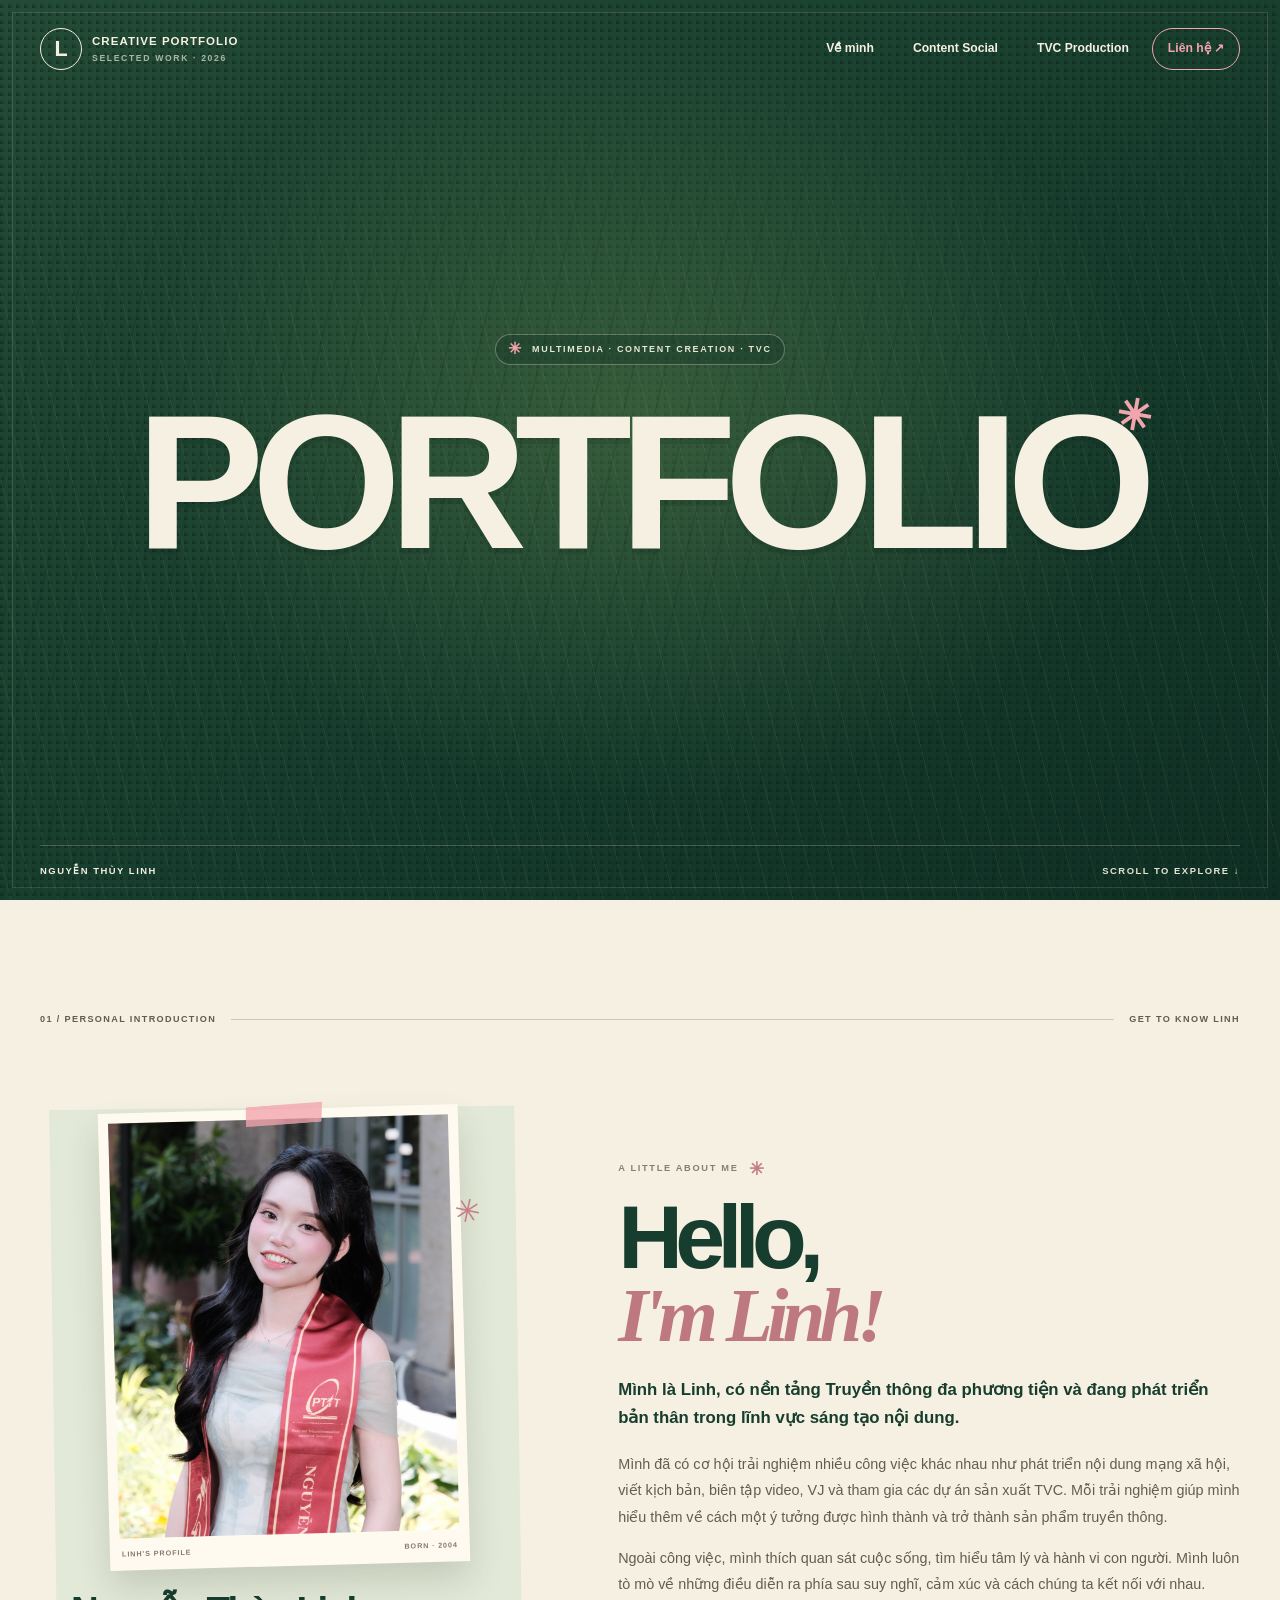
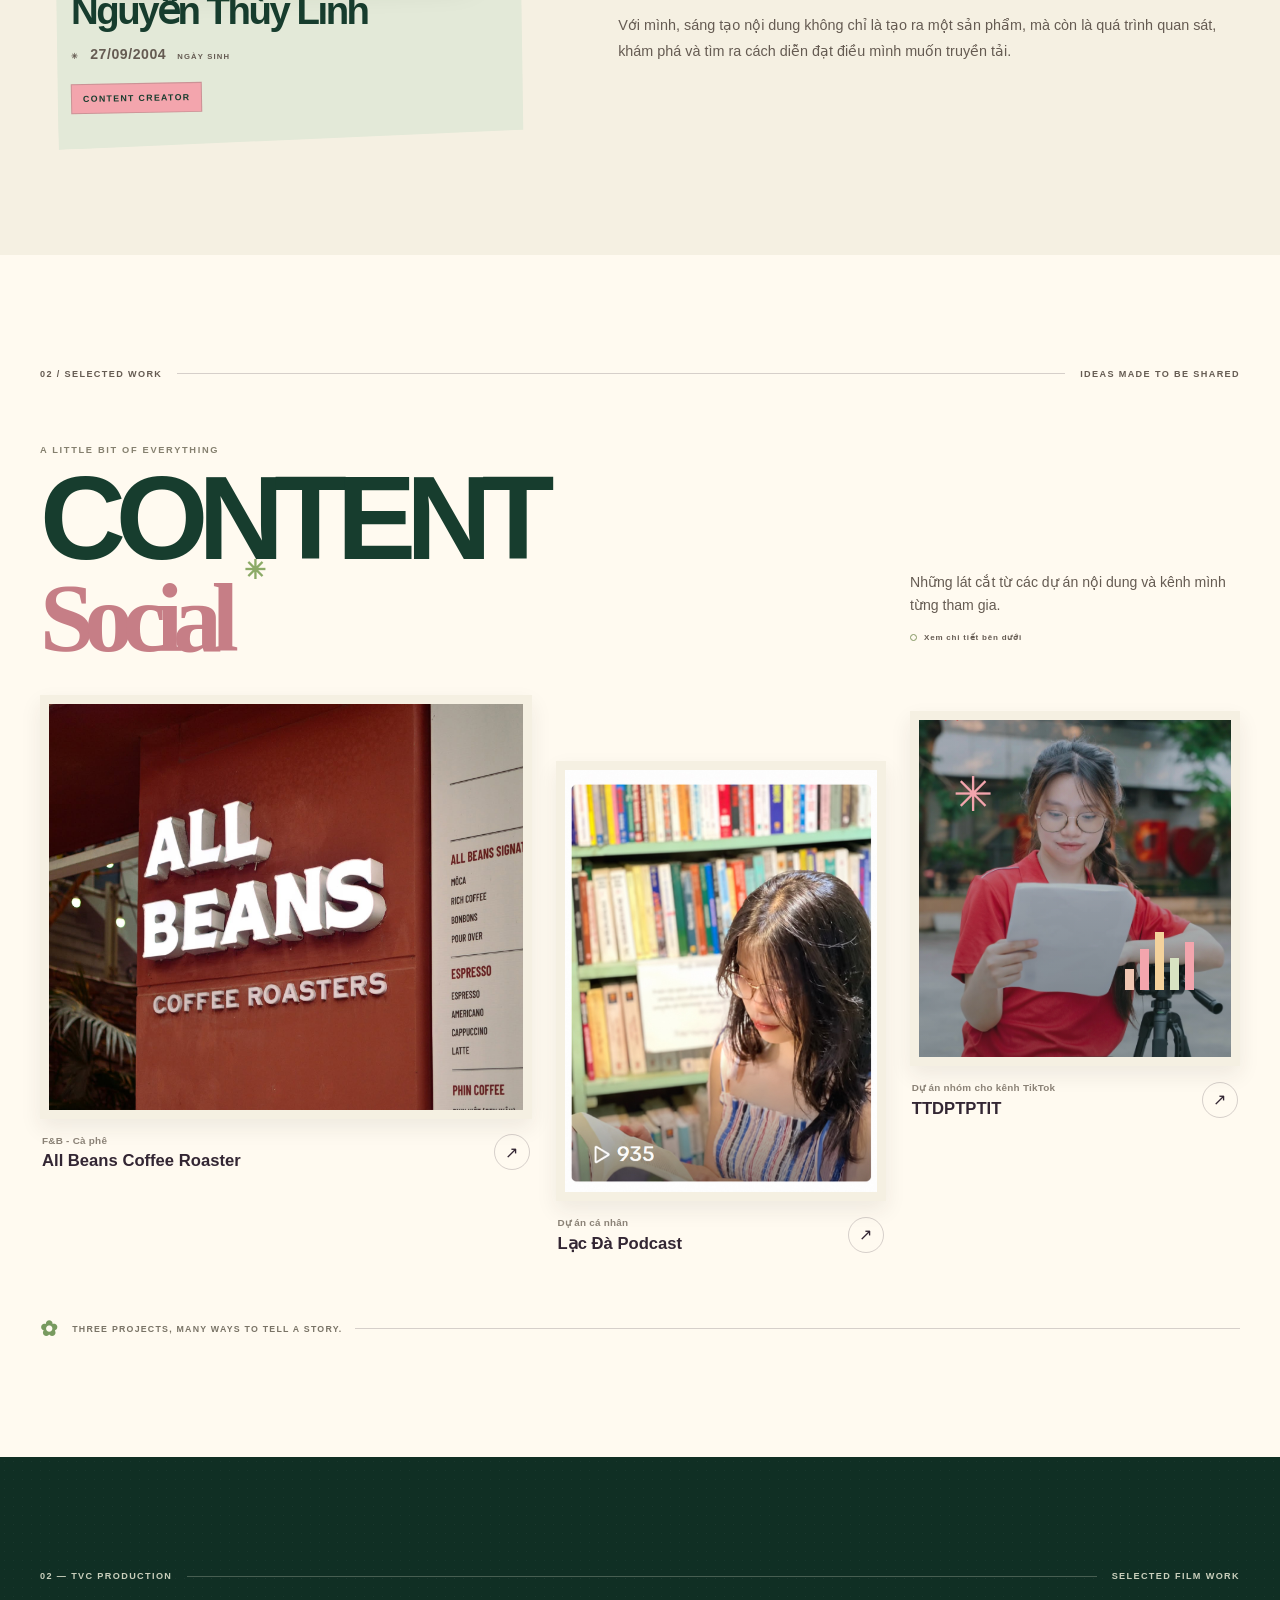
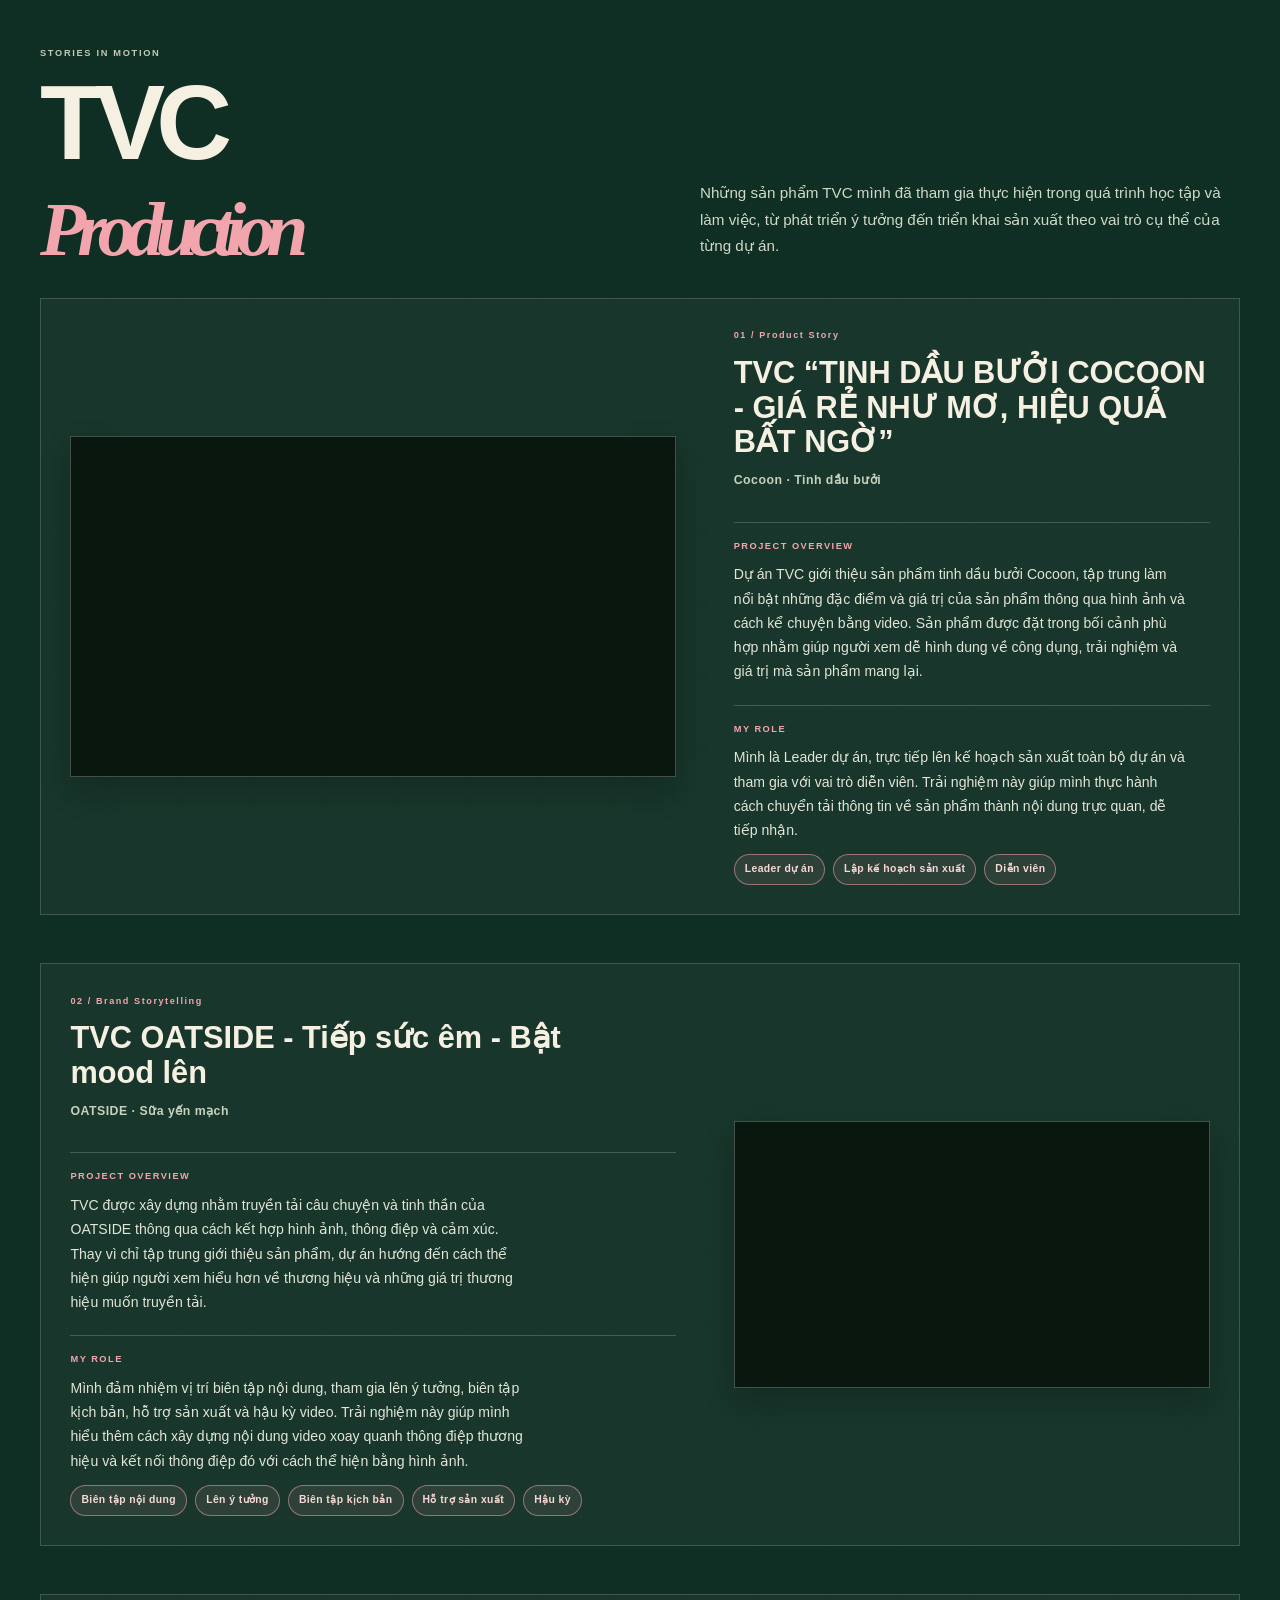
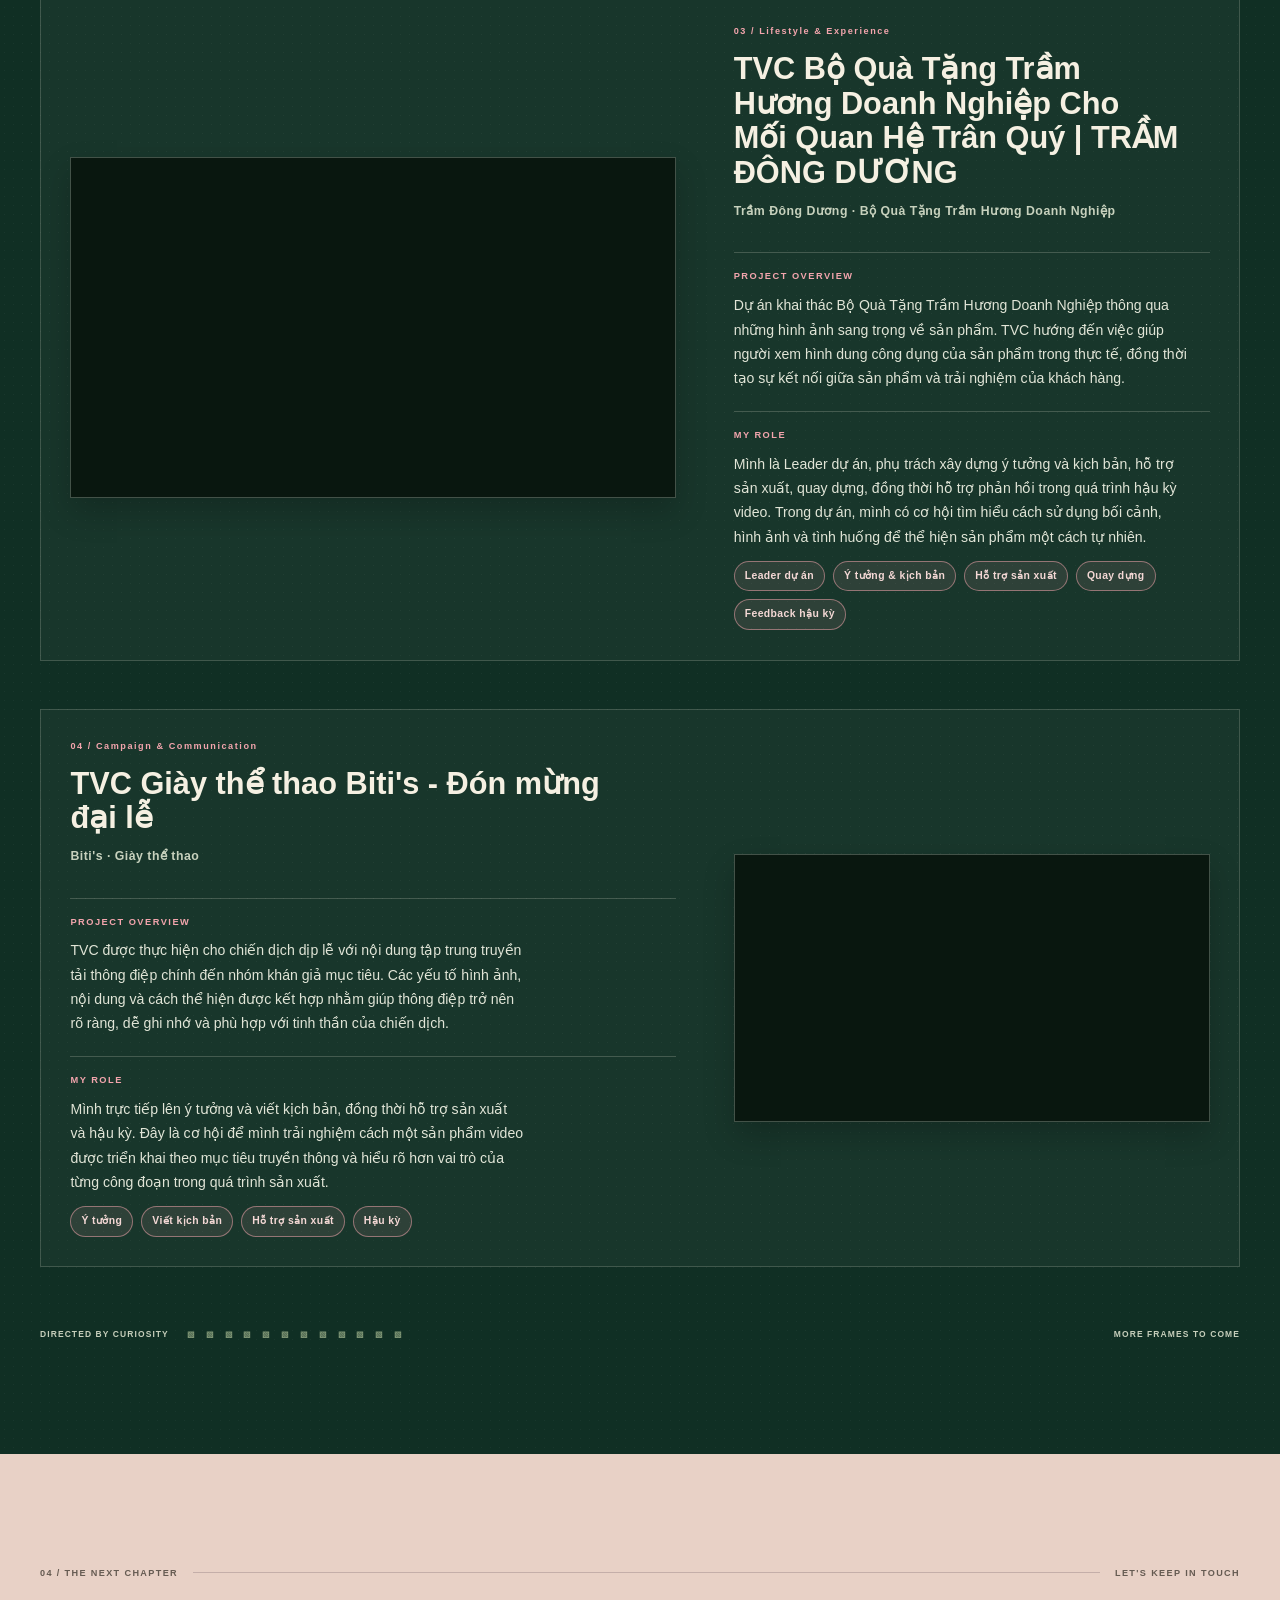
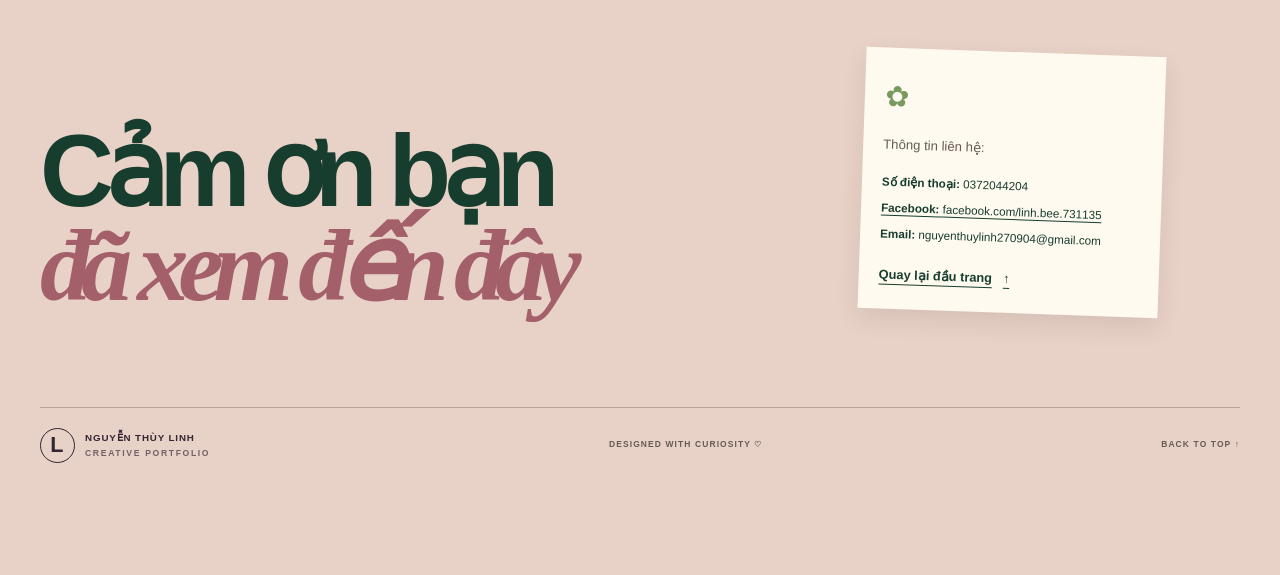
<file: index.html>
<!doctype html>
<html lang="vi">
  <head>
    <meta charset="utf-8" />
    <meta name="viewport" content="width=device-width, initial-scale=1" />
    <meta
      name="description"
      content="Portfolio sáng tạo của Nguyễn Thùy Linh — nơi những câu chuyện, nội dung và hình ảnh gặp nhau."
    />
    <meta name="theme-color" content="#173d2e" />
    <title>Nguyễn Thùy Linh — Creative Portfolio</title>
    <link rel="stylesheet" href="styles.css" />
    <script src="data/tvc-projects.js" defer></script>
    <script src="script.js" defer></script>
  </head>
  <body>
    <a class="skip-link" href="#main">Bỏ qua điều hướng</a>

    <main id="main">
      <section class="hero" id="top" aria-labelledby="hero-title">
        <header class="site-header shell">
          <a class="wordmark" href="#top" aria-label="Nguyễn Thùy Linh, về đầu trang">
            <span class="wordmark-mark" aria-hidden="true">L</span>
            <span class="wordmark-copy"><span data-personal="portfolioLabel">CREATIVE PORTFOLIO</span><small>SELECTED WORK · 2026</small></span>
          </a>
          <nav class="main-nav" aria-label="Điều hướng chính">
            <a href="#about">Về mình</a>
            <a href="#social">Content Social</a>
            <a href="#tvc">TVC Production</a>
            <a class="nav-contact" href="#contact">Liên hệ <span aria-hidden="true">↗</span></a>
          </nav>
        </header>

        <div class="hero-content shell">
          <div class="hero-copy">
            <p class="cover-kicker"><span class="cover-kicker-mark" aria-hidden="true">✳</span><span data-personal="heroExpertise">MULTIMEDIA · CONTENT CREATION · TVC</span></p>
            <h1 class="cover-title" id="hero-title"><span data-personal="heroCoverTitle">PORTFOLIO</span><sup aria-hidden="true">✳</sup></h1>
          </div>

        </div>
        <div class="hero-bottom shell"><span class="cover-name" data-personal="fullName">NGUYỄN THÙY LINH</span><a href="#social" data-personal="heroScrollLabel">SCROLL TO EXPLORE ↓</a></div>
      </section>

      <section class="about section-pad" id="about" aria-labelledby="about-title">
        <div class="shell">
          <div class="section-kicker"><span>01 / PERSONAL INTRODUCTION</span><span class="kicker-line"></span><span>GET TO KNOW LINH</span></div>
          <div class="about-grid">
            <aside class="personal-profile" aria-label="Thông tin cá nhân của Nguyễn Thùy Linh">
              <div class="profile-photo-wrap">
                <figure class="portrait-frame">
                  <img class="portrait-image" src="assets/web/images/profile/IMG_3483.jpg" data-personal-src="profileImage" alt="Chân dung Nguyễn Thùy Linh" loading="lazy" decoding="async" />
                  <figcaption class="portrait-caption"><span>LINH'S PROFILE</span><span>BORN · 2004</span></figcaption>
                </figure>
                <span class="portrait-tape" aria-hidden="true"></span>
                <span class="portrait-spark" aria-hidden="true">✳</span>
              </div>
              <div class="profile-info">
                <h3 data-personal="profileName">Nguyễn Thùy Linh</h3>
                <p class="profile-birthday"><span aria-hidden="true">✳</span><time data-personal="birthDate" datetime="2004-09-27">27/09/2004</time><span>NGÀY SINH</span></p>
                <span class="profile-role" data-personal="profileRole">CONTENT CREATOR</span>
              </div>
            </aside>

            <article class="about-copy">
              <p class="about-copy-kicker">A LITTLE ABOUT ME <span aria-hidden="true">✳</span></p>
              <h2 id="about-title">Hello,<br /><em>I'm Linh!</em></h2>
              <p class="about-intro-lead" data-personal="aboutIntroLead">Mình là Linh, có nền tảng Truyền thông đa phương tiện và đang phát triển bản thân trong lĩnh vực sáng tạo nội dung.</p>
              <div class="about-copy-body">
                <p data-personal="aboutIntroParagraph1">Mình đã có cơ hội trải nghiệm nhiều công việc khác nhau như phát triển nội dung mạng xã hội, viết kịch bản, biên tập video, VJ và tham gia các dự án sản xuất TVC. Mỗi trải nghiệm giúp mình hiểu thêm về cách một ý tưởng được hình thành và trở thành sản phẩm truyền thông.</p>
                <p data-personal="aboutIntroParagraph2">Ngoài công việc, mình thích quan sát cuộc sống, tìm hiểu tâm lý và hành vi con người. Mình luôn tò mò về những điều diễn ra phía sau suy nghĩ, cảm xúc và cách chúng ta kết nối với nhau.</p>
                <p data-personal="aboutIntroParagraph3">Với mình, sáng tạo nội dung không chỉ là tạo ra một sản phẩm, mà còn là quá trình quan sát, khám phá và tìm ra cách diễn đạt điều mình muốn truyền tải.</p>
              </div>
            </article>
          </div>
        </div>
      </section>

      <section class="social section-pad" id="social" aria-labelledby="social-title">
        <div class="shell">
          <div class="section-kicker"><span>02 / SELECTED WORK</span><span class="kicker-line"></span><span>IDEAS MADE TO BE SHARED</span></div>
          <div class="work-heading">
            <div><p class="mini-eyebrow">A LITTLE BIT OF EVERYTHING</p><h2 id="social-title">Content<br /><span>Social</span><sup>✳</sup></h2></div>
            <p class="work-intro">Những lát cắt từ các dự án nội dung và kênh mình từng tham gia.<br /><span class="placeholder-note"><i aria-hidden="true"></i> Xem chi tiết bên dưới</span></p>
          </div>

          <div class="social-grid">
            <article class="project project-feature">
              <a class="project-card" href="projects/social/all-beans-coffee.html">
                <span class="project-art art-beans">
                  <img src="assets/images/social/all-beans-coffee/475826064_935312915379575_8055875704762463492_n.jpg" alt="Biển hiệu và menu tại All Beans Coffee Roasters" loading="lazy" decoding="async" />
                </span>
                <span class="project-meta"><span><small>F&B - Cà phê</small><b>All Beans Coffee Roaster</b></span><span class="open-project" aria-hidden="true">↗</span></span>
              </a>
            </article>

            <article class="project project-podcast">
              <a class="project-card" href="projects/social/lac-da-podcast.html">
                <span class="project-art art-camel">
                  <img src="assets/web/images/social/lac-da-podcast/lac-da-cover-clean.jpg" alt="Thumbnail video Lạc Đà Podcast: Khoảnh khắc bình yên" loading="lazy" decoding="async" />
                </span>
                <span class="project-meta"><span><small>Dự án cá nhân</small><b>Lạc Đà Podcast</b></span><span class="open-project" aria-hidden="true">↗</span></span>
              </a>
            </article>

            <article class="project project-tt">
              <a class="project-card" href="projects/social/ttdptptit.html">
                <span class="project-art art-tt" aria-label="Ảnh giới thiệu dự án TTDPTPTIT">
                  <img src="assets/web/images/social/ttdptptit/Screenshot 2026-10-17 at 13.15.09.jpg" alt="Linh chuẩn bị nội dung cho một video TTDPTPTIT" loading="lazy" decoding="async" />
                  <span class="tt-burst" aria-hidden="true">✳</span>
                  <span class="tt-bars" aria-hidden="true"><i></i><i></i><i></i><i></i><i></i></span>
                </span>
                <span class="project-meta"><span><small>Dự án nhóm cho kênh TikTok</small><b>TTDPTPTIT</b></span><span class="open-project" aria-hidden="true">↗</span></span>
              </a>
            </article>
          </div>
          <div class="gallery-foot"><span class="gallery-foot-flower" aria-hidden="true">✿</span><span>THREE PROJECTS, MANY WAYS TO TELL A STORY.</span><span class="kicker-line"></span></div>
        </div>
      </section>

      <section class="tvc section-pad" id="tvc" aria-labelledby="tvc-title">
        <div class="shell">
          <div class="section-kicker section-kicker-light"><span>02 — TVC PRODUCTION</span><span class="kicker-line"></span><span>SELECTED FILM WORK</span></div>
          <div class="tvc-heading">
            <div><p class="mini-eyebrow">STORIES IN MOTION</p><h2 id="tvc-title">TVC<br /><em>Production</em></h2></div>
            <p class="tvc-intro">Những sản phẩm TVC mình đã tham gia thực hiện trong quá trình học tập và làm việc, từ phát triển ý tưởng đến triển khai sản xuất theo vai trò cụ thể của từng dự án.</p>
          </div>
          <div class="tvc-project-list" id="tvc-project-list" aria-live="polite"></div>
          <div class="tvc-footer"><span>DIRECTED BY CURIOSITY</span><span class="film-strip" aria-hidden="true">▧ ▧ ▧ ▧ ▧ ▧ ▧ ▧ ▧ ▧ ▧ ▧</span><span>MORE FRAMES TO COME</span></div>
        </div>
      </section>

      <section class="contact section-pad" id="contact" aria-labelledby="contact-title">
        <div class="shell contact-inner">
          <div class="section-kicker"><span>04 / THE NEXT CHAPTER</span><span class="kicker-line"></span><span>LET'S KEEP IN TOUCH</span></div>
          <div class="contact-content">
            <div><h2 id="contact-title">Cảm ơn bạn<br /><em>đã xem đến đây</em></h2></div>
            <div class="contact-note"><span class="contact-flower" aria-hidden="true">✿</span><p data-personal="contactMessage">Thông tin liên hệ:</p><div class="contact-links"><span class="contact-detail" data-personal-phone><strong>Số điện thoại:</strong> <span data-contact-value>0372044204</span></span><a class="contact-detail" data-personal-facebook href="https://www.facebook.com/linh.bee.731135" target="_blank" rel="noopener noreferrer"><strong>Facebook:</strong> <span data-contact-value>facebook.com/linh.bee.731135</span></a><span class="contact-detail" data-personal-email><strong>Email:</strong> <span data-contact-value>nguyenthuylinh270904@gmail.com</span></span></div><a href="#top" class="text-link">Quay lại đầu trang <span aria-hidden="true">↑</span></a></div>
          </div>
          <footer class="site-footer"><a class="wordmark footer-wordmark" href="#top"><span class="wordmark-mark" aria-hidden="true">L</span><span class="wordmark-copy"><span data-personal="fullName">NGUYỄN THÙY LINH</span><small data-personal="portfolioLabel">CREATIVE PORTFOLIO</small></span></a><span>DESIGNED WITH CURIOSITY <span aria-hidden="true">♡</span></span><a href="#top" class="back-top">BACK TO TOP ↑</a></footer>
        </div>
      </section>
    </main>
  </body>
</html>
</file>
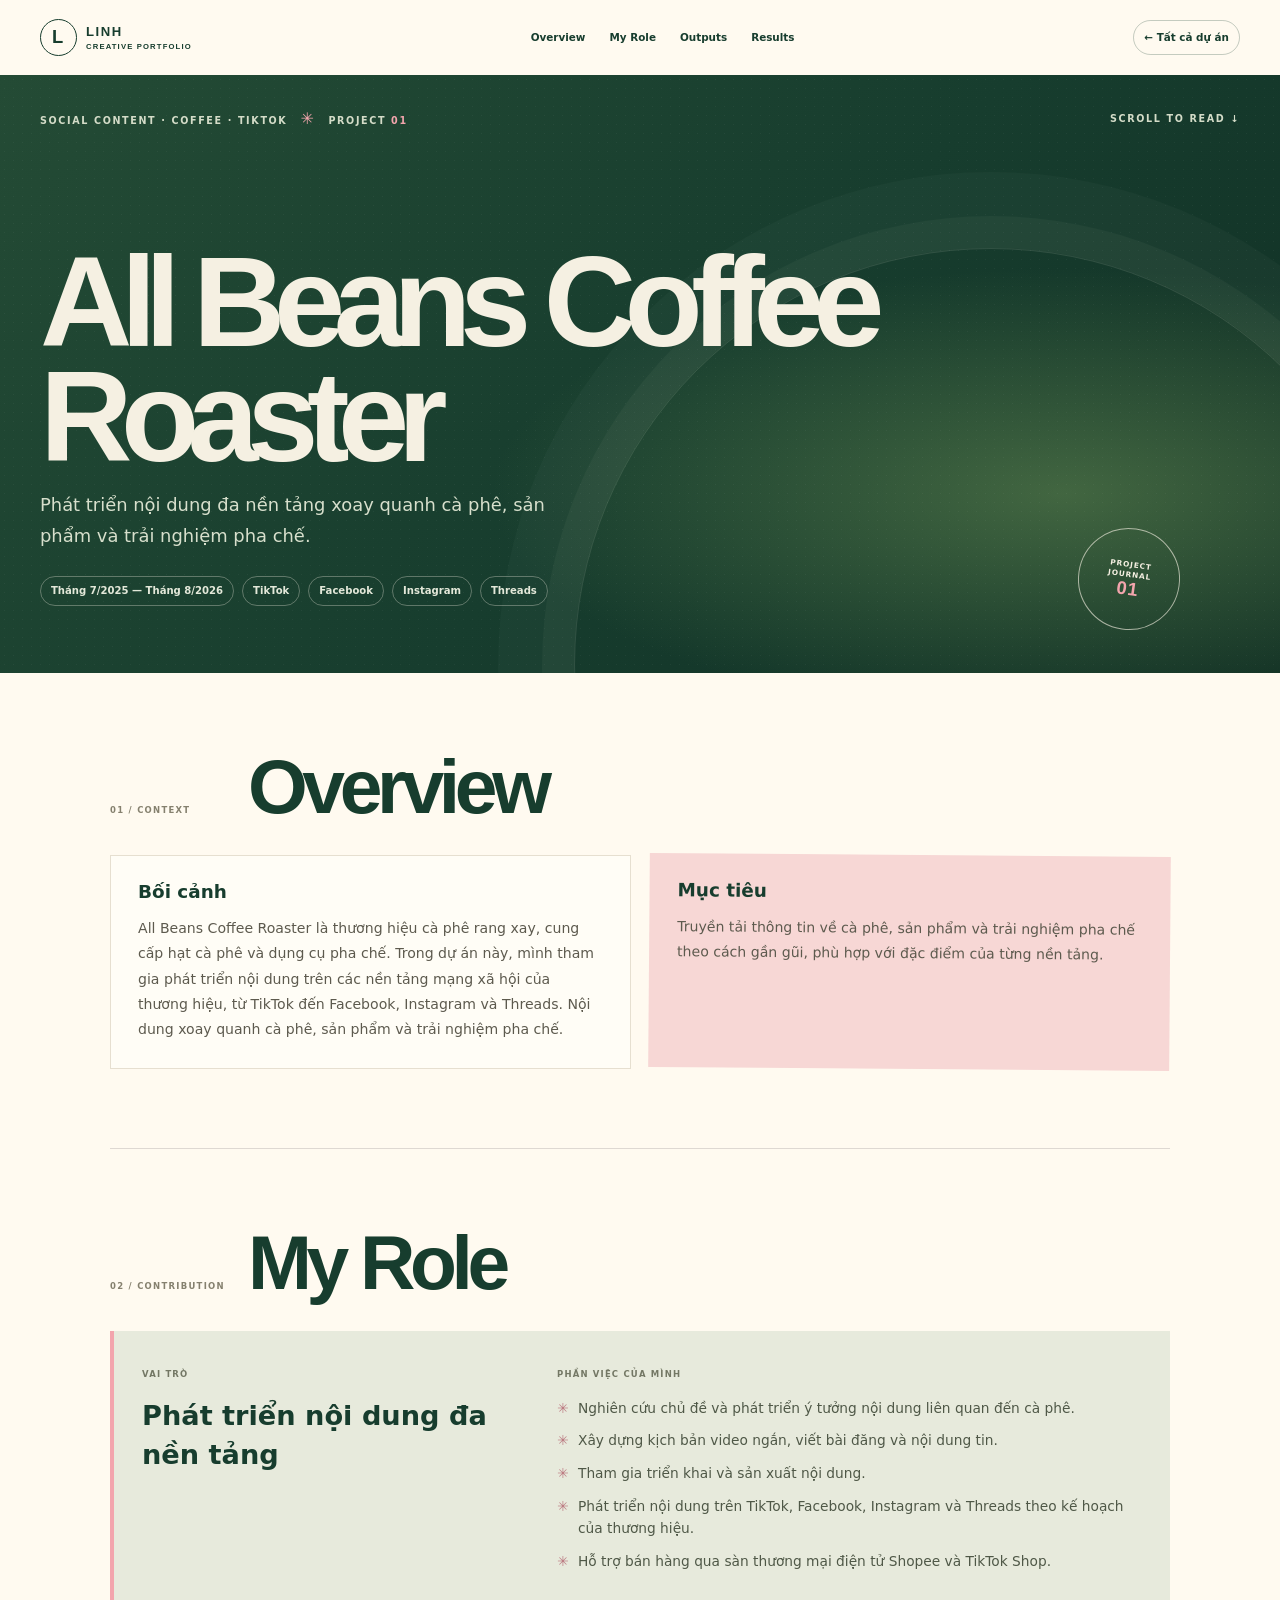
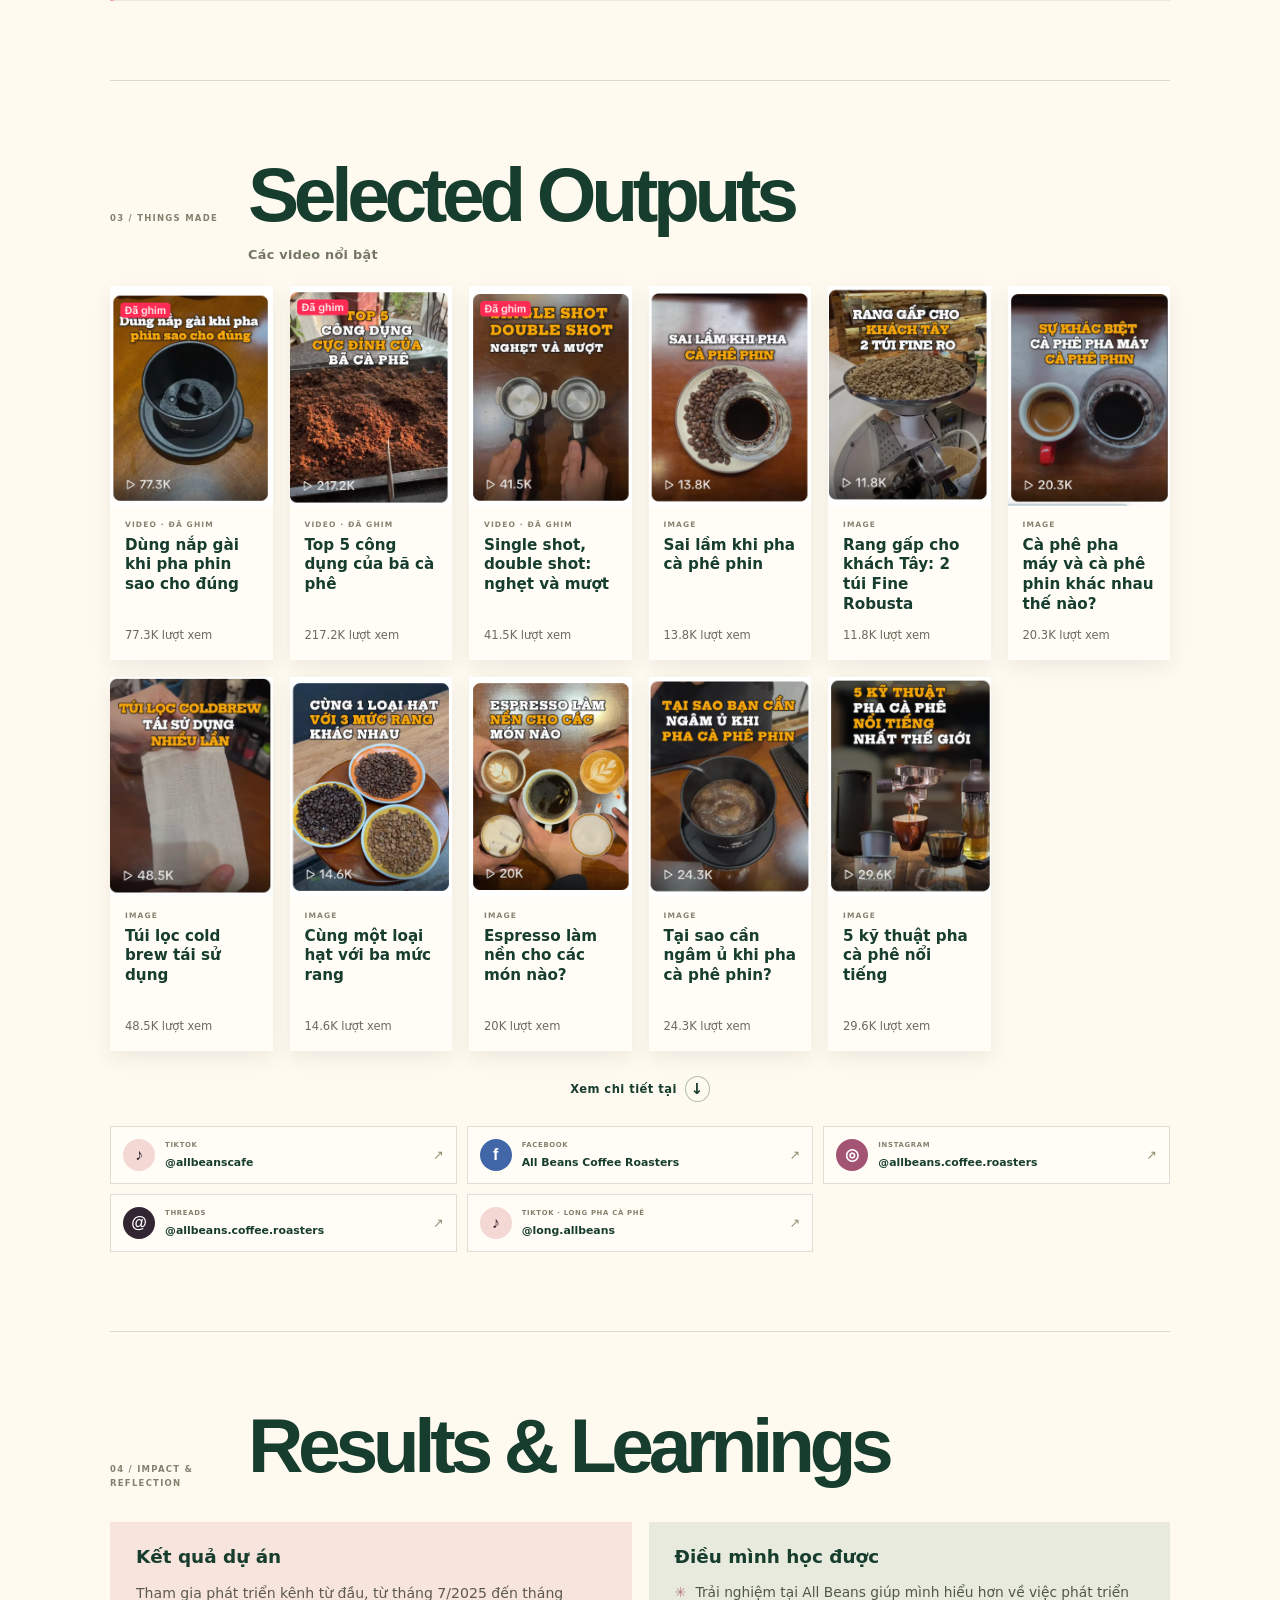
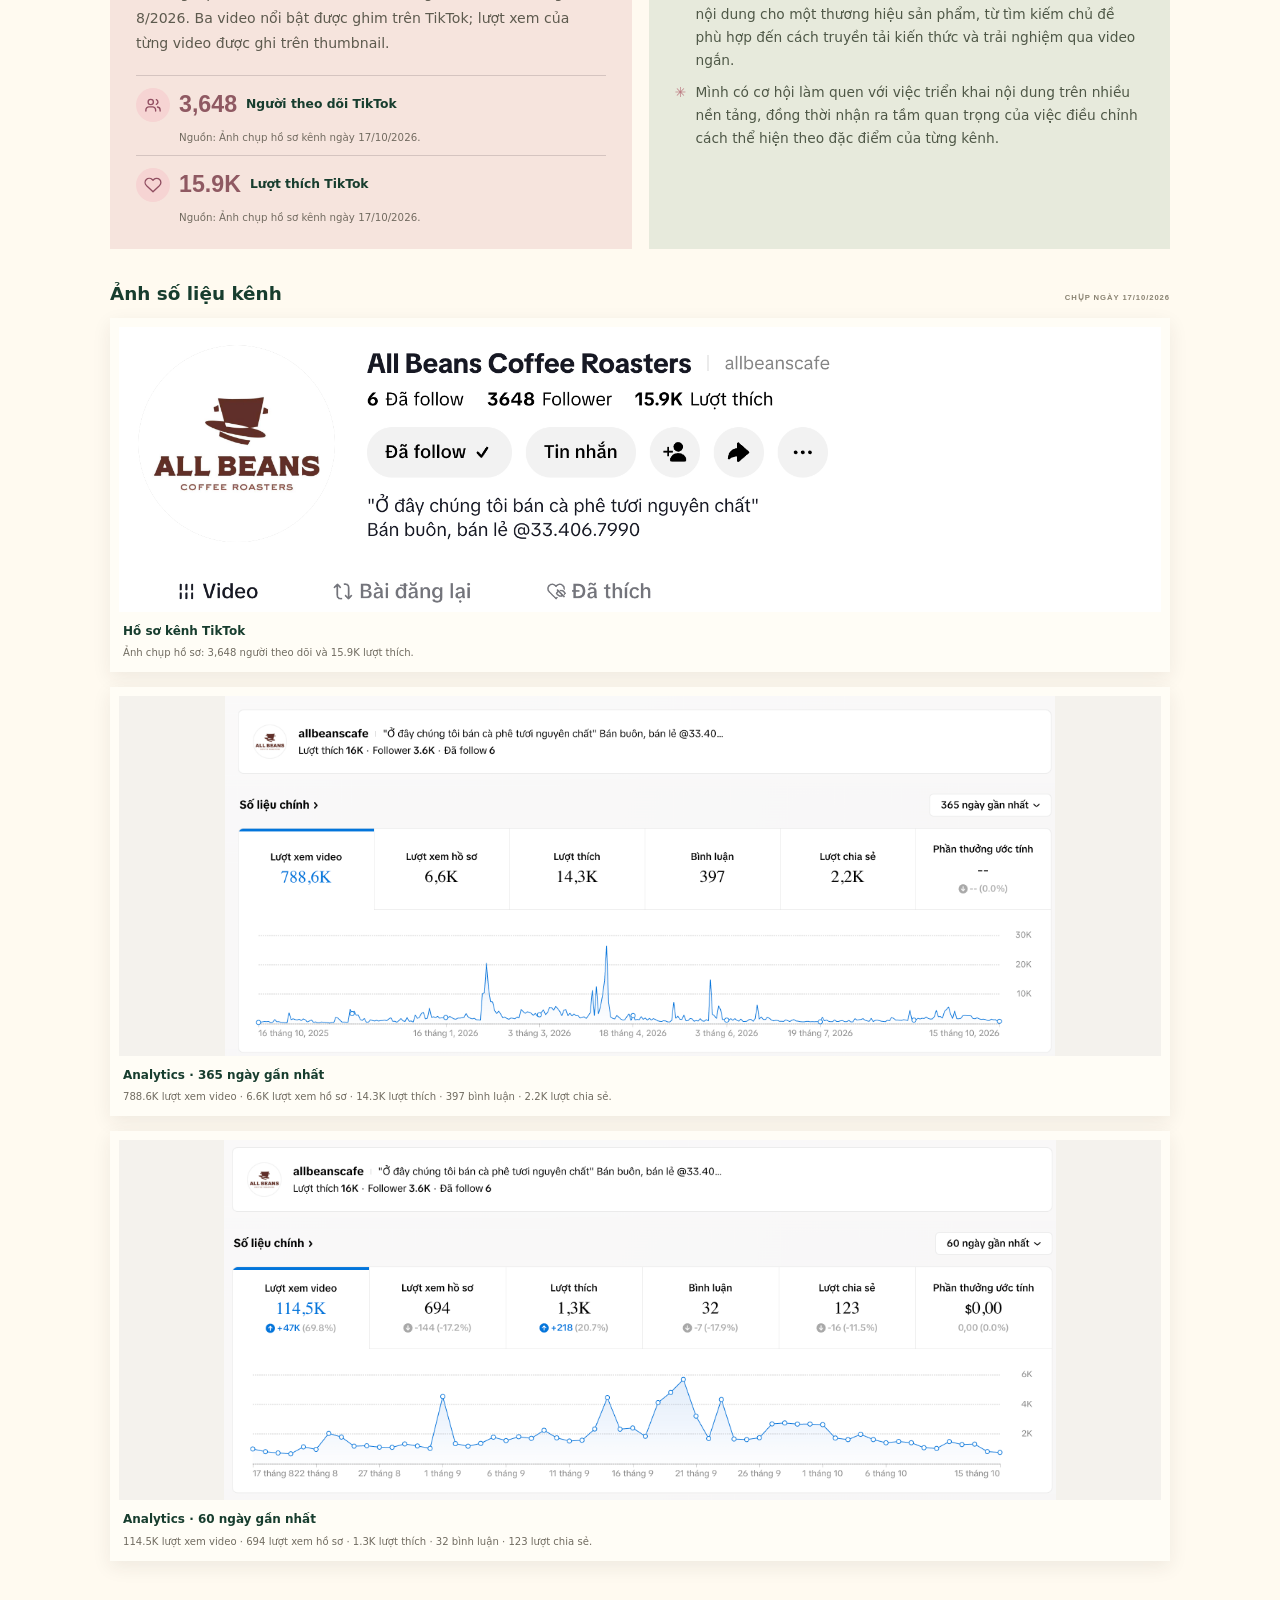
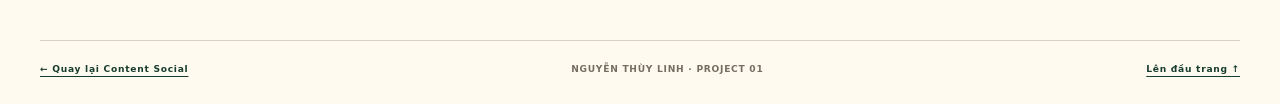
<file: projects/social/all-beans-coffee.html>
<!doctype html>
<html lang="vi">
  <head>
    <meta charset="utf-8" />
    <meta name="viewport" content="width=device-width, initial-scale=1" />
    <meta name="description" content="Case study Content Social — All Beans Coffee." />
    <meta name="theme-color" content="#173d2e" />
    <title>All Beans Coffee Roaster — Nguyễn Thùy Linh</title>
    <link rel="stylesheet" href="../../styles.css" />
    <link rel="stylesheet" href="../../project-detail.css" />
    <script src="../../project-detail.js" defer></script>
  </head>
  <body class="social-case-page" data-project-data="../../data/projects/all-beans-coffee.json">
    <a class="skip-link" href="#case-main">Bỏ qua điều hướng</a>
    <header class="case-header shell">
      <a class="case-wordmark" href="../../index.html#top"><span class="case-mark">L</span><span>LINH<small>CREATIVE PORTFOLIO</small></span></a>
      <nav class="case-nav" aria-label="Điều hướng dự án">
        <a href="#overview">Overview</a><a href="#my-role">My Role</a><a href="#outputs">Outputs</a><a href="#results">Results</a>
      </nav>
      <a class="case-back" href="../../index.html#social">← Tất cả dự án</a>
    </header>
    <main id="case-main">
      <section class="case-hero" aria-labelledby="case-title">
        <div class="shell case-hero-inner">
          <div class="case-hero-top"><p class="case-eyebrow"><span data-project-category>SOCIAL CONTENT · COFFEE · TIKTOK</span> <span aria-hidden="true">✳</span> PROJECT <b data-project-number>01</b></p><a class="case-scroll" href="#overview">SCROLL TO READ ↓</a></div>
          <h1 id="case-title" data-project-title>All Beans Coffee Roaster</h1>
          <p class="case-hero-note" data-project-summary>Phát triển nội dung đa nền tảng xoay quanh cà phê, sản phẩm và trải nghiệm pha chế.</p>
          <div class="case-meta" data-project-meta><span>Tháng 7/2025 — Tháng 8/2026</span><span>TikTok</span><span>Facebook</span><span>Instagram</span><span>Threads</span></div>
          <span class="case-hero-sticker" aria-hidden="true">PROJECT<br />JOURNAL<br /><b>01</b></span>
        </div>
      </section>
      <div class="case-body shell">
        <section class="case-section" id="overview" aria-labelledby="overview-title">
          <div class="case-section-head"><span>01 / CONTEXT</span><h2 id="overview-title">Overview</h2></div>
          <div class="case-two-up">
            <article class="case-note"><h3>Bối cảnh</h3><p data-project-field="overview.context">All Beans Coffee Roaster là thương hiệu cà phê rang xay, cung cấp hạt cà phê và dụng cụ pha chế. Trong dự án này, mình tham gia phát triển nội dung trên các nền tảng mạng xã hội của thương hiệu, từ TikTok đến Facebook, Instagram và Threads. Nội dung xoay quanh cà phê, sản phẩm và trải nghiệm pha chế.</p></article>
            <article class="case-note case-note-pink"><h3>Mục tiêu</h3><p data-project-field="overview.objective">Truyền tải thông tin về cà phê, sản phẩm và trải nghiệm pha chế theo cách gần gũi, phù hợp với đặc điểm của từng nền tảng.</p></article>
          </div>
        </section>
        <section class="case-section" id="my-role" aria-labelledby="role-title">
          <div class="case-section-head"><span>02 / CONTRIBUTION</span><h2 id="role-title">My Role</h2></div>
          <div class="role-panel"><div><span class="case-label">VAI TRÒ</span><p class="role-summary" data-project-field="myRole.role">Phát triển nội dung đa nền tảng</p></div><div><span class="case-label">PHẦN VIỆC CỦA MÌNH</span><ul class="case-list" data-project-list="myRole.responsibilities"><li>Nghiên cứu chủ đề và phát triển ý tưởng nội dung liên quan đến cà phê.</li><li>Xây dựng kịch bản video ngắn, viết bài đăng và nội dung tin.</li><li>Tham gia triển khai và sản xuất nội dung.</li><li>Phát triển nội dung trên TikTok, Facebook, Instagram và Threads theo kế hoạch của thương hiệu.</li><li>Hỗ trợ bán hàng qua sàn thương mại điện tử Shopee và TikTok Shop.</li></ul></div></div>
        </section>
        <section class="case-section" id="outputs" aria-labelledby="outputs-title">
          <div class="case-section-head"><span>03 / THINGS MADE</span><h2 id="outputs-title">Selected Outputs</h2></div>
          <p class="outputs-subtitle">Các video nổi bật</p>
          <div class="output-grid output-grid--portrait" data-project-outputs>
            <figure class="output-card output-card--portrait"><div class="output-visual"><img src="../../assets/images/social/all-beans-coffee/Screenshot 2026-10-17 at 11.04.49.png" alt="Video ghim: Dùng nắp gài khi pha phin sao cho đúng" loading="lazy" decoding="async" /></div><figcaption><span class="output-kind">VIDEO · ĐÃ GHIM</span><b>Dùng nắp gài khi pha phin sao cho đúng</b><p>77.3K lượt xem</p></figcaption></figure>
            <figure class="output-card output-card--portrait"><div class="output-visual"><img src="../../assets/images/social/all-beans-coffee/Screenshot 2026-10-17 at 11.04.56.png" alt="Video ghim: Top 5 công dụng của bã cà phê" loading="lazy" decoding="async" /></div><figcaption><span class="output-kind">VIDEO · ĐÃ GHIM</span><b>Top 5 công dụng của bã cà phê</b><p>217.2K lượt xem</p></figcaption></figure>
            <figure class="output-card output-card--portrait"><div class="output-visual"><img src="../../assets/images/social/all-beans-coffee/Screenshot 2026-10-17 at 11.05.02.png" alt="Video ghim: Single shot, double shot — nghẹt và mượt" loading="lazy" decoding="async" /></div><figcaption><span class="output-kind">VIDEO · ĐÃ GHIM</span><b>Single shot, double shot: nghẹt và mượt</b><p>41.5K lượt xem</p></figcaption></figure>
            <figure class="output-card output-card--portrait"><div class="output-visual"><img src="../../assets/images/social/all-beans-coffee/Screenshot 2026-10-17 at 11.05.11.png" alt="Video: Sai lầm khi pha cà phê phin" loading="lazy" decoding="async" /></div><figcaption><span class="output-kind">VIDEO</span><b>Sai lầm khi pha cà phê phin</b><p>13.8K lượt xem</p></figcaption></figure>
            <figure class="output-card output-card--portrait"><div class="output-visual"><img src="../../assets/images/social/all-beans-coffee/Screenshot 2026-10-17 at 11.05.25.png" alt="Video: Rang gấp cho khách Tây — 2 túi Fine Robusta" loading="lazy" decoding="async" /></div><figcaption><span class="output-kind">VIDEO</span><b>Rang gấp cho khách Tây: 2 túi Fine Robusta</b><p>11.8K lượt xem</p></figcaption></figure>
            <figure class="output-card output-card--portrait"><div class="output-visual"><img src="../../assets/images/social/all-beans-coffee/Screenshot 2026-10-17 at 11.05.36.png" alt="Video: Sự khác biệt giữa cà phê pha máy và cà phê phin" loading="lazy" decoding="async" /></div><figcaption><span class="output-kind">VIDEO</span><b>Cà phê pha máy và cà phê phin khác nhau thế nào?</b><p>20.3K lượt xem</p></figcaption></figure>
            <figure class="output-card output-card--portrait"><div class="output-visual"><img src="../../assets/images/social/all-beans-coffee/Screenshot 2026-10-17 at 11.05.42.png" alt="Video: Túi lọc cold brew tái sử dụng" loading="lazy" decoding="async" /></div><figcaption><span class="output-kind">VIDEO</span><b>Túi lọc cold brew tái sử dụng</b><p>48.5K lượt xem</p></figcaption></figure>
            <figure class="output-card output-card--portrait"><div class="output-visual"><img src="../../assets/images/social/all-beans-coffee/Screenshot 2026-10-17 at 11.06.59.png" alt="Video: Cùng một loại hạt với ba mức rang khác nhau" loading="lazy" decoding="async" /></div><figcaption><span class="output-kind">VIDEO</span><b>Cùng một loại hạt với ba mức rang</b><p>14.6K lượt xem</p></figcaption></figure>
            <figure class="output-card output-card--portrait"><div class="output-visual"><img src="../../assets/images/social/all-beans-coffee/Screenshot 2026-10-17 at 11.07.04.png" alt="Video: Espresso làm nền cho các món nào" loading="lazy" decoding="async" /></div><figcaption><span class="output-kind">VIDEO</span><b>Espresso làm nền cho các món nào?</b><p>20K lượt xem</p></figcaption></figure>
            <figure class="output-card output-card--portrait"><div class="output-visual"><img src="../../assets/images/social/all-beans-coffee/Screenshot 2026-10-17 at 11.07.15.png" alt="Video: Tại sao cần ngâm ủ khi pha cà phê phin" loading="lazy" decoding="async" /></div><figcaption><span class="output-kind">VIDEO</span><b>Tại sao cần ngâm ủ khi pha cà phê phin?</b><p>24.3K lượt xem</p></figcaption></figure>
            <figure class="output-card output-card--portrait"><div class="output-visual"><img src="../../assets/images/social/all-beans-coffee/Screenshot 2026-10-17 at 11.07.21.png" alt="Video: 5 kỹ thuật pha cà phê nổi tiếng nhất thế giới" loading="lazy" decoding="async" /></div><figcaption><span class="output-kind">VIDEO</span><b>5 kỹ thuật pha cà phê nổi tiếng</b><p>29.6K lượt xem</p></figcaption></figure>
          </div>
          <a class="channels-prompt" href="#brand-channels">Xem chi tiết tại <span aria-hidden="true">↓</span></a>
          <nav class="brand-channels" id="brand-channels" aria-label="Các kênh mạng xã hội của All Beans Coffee">
            <a href="https://www.tiktok.com/@allbeanscafe" target="_blank" rel="noopener noreferrer"><span class="channel-icon">♪</span><span><small>TIKTOK</small><b>@allbeanscafe</b></span><span class="channel-arrow">↗</span></a>
            <a href="https://www.facebook.com/AllBeans.CoffeeRoasters" target="_blank" rel="noopener noreferrer"><span class="channel-icon">f</span><span><small>FACEBOOK</small><b>All Beans Coffee Roasters</b></span><span class="channel-arrow">↗</span></a>
            <a href="https://www.instagram.com/allbeans.coffee.roasters/" target="_blank" rel="noopener noreferrer"><span class="channel-icon">◎</span><span><small>INSTAGRAM</small><b>@allbeans.coffee.roasters</b></span><span class="channel-arrow">↗</span></a>
            <a href="https://www.threads.com/@allbeans.coffee.roasters?xmt=AQG0-ecCdeDR9wUWKoApYTqIOzqRiVJ6XcRvwpwFgkBqfxzBuJYm1e6GlXO1At6n8kquUG4b" target="_blank" rel="noopener noreferrer"><span class="channel-icon">@</span><span><small>THREADS</small><b>@allbeans.coffee.roasters</b></span><span class="channel-arrow">↗</span></a>
            <a href="https://www.tiktok.com/@long.allbeans" target="_blank" rel="noopener noreferrer"><span class="channel-icon">♪</span><span><small>TIKTOK · LONG PHA CÀ PHÊ</small><b>@long.allbeans</b></span><span class="channel-arrow">↗</span></a>
          </nav>
        </section>
        <section class="case-section case-last" id="results" aria-labelledby="results-title">
          <div class="case-section-head"><span>04 / IMPACT & REFLECTION</span><h2 id="results-title">Results &amp; Learnings</h2></div>
          <div class="results-grid"><article class="results-card"><h3>Kết quả dự án</h3><p data-project-field="results.summary">Tham gia phát triển kênh từ đầu, từ tháng 7/2025 đến tháng 8/2026. Ba video nổi bật được ghim trên TikTok; lượt xem của từng video được ghi trên thumbnail.</p><div class="metrics-list" data-project-metrics>
            <article class="metric-item"><div class="metric-top"><span class="metric-icon" aria-hidden="true"><svg viewBox="0 0 24 24"><circle cx="9" cy="8" r="3.5"></circle><path d="M2.5 20v-1.4a4.1 4.1 0 0 1 4.1-4.1h4.8a4.1 4.1 0 0 1 4.1 4.1V20M16.5 4.8a3.5 3.5 0 0 1 0 6.4M18 14.7a4 4 0 0 1 3.5 4V20"></path></svg></span><b>3,648</b><span>Người theo dõi TikTok</span></div><small>Nguồn: ảnh chụp hồ sơ kênh ngày 17/10/2026.</small></article>
            <article class="metric-item"><div class="metric-top"><span class="metric-icon" aria-hidden="true"><svg viewBox="0 0 24 24"><path d="M20.8 4.7a5.5 5.5 0 0 0-7.8 0L12 5.8l-1.1-1.1a5.5 5.5 0 0 0-7.8 7.8l1.1 1.1L12 21l7.8-7.4 1.1-1.1a5.5 5.5 0 0 0-.1-7.8Z"></path></svg></span><b>15.9K</b><span>Lượt thích TikTok</span></div><small>Nguồn: ảnh chụp hồ sơ kênh ngày 17/10/2026.</small></article>
          </div></article><article class="results-card results-card-green"><h3>Điều mình học được</h3><ul class="case-list" data-project-list="learnings"><li>Trải nghiệm tại All Beans giúp mình hiểu hơn về việc phát triển nội dung cho một thương hiệu sản phẩm, từ tìm kiếm chủ đề phù hợp đến cách truyền tải kiến thức và trải nghiệm qua video ngắn.</li><li>Mình có cơ hội làm quen với việc triển khai nội dung trên nhiều nền tảng, đồng thời nhận ra tầm quan trọng của việc điều chỉnh cách thể hiện theo đặc điểm của từng kênh.</li></ul></article></div>
          <div class="channel-evidence"><h3>Ảnh số liệu kênh <span>CHỤP NGÀY 17/10/2026</span></h3><div class="evidence-image-grid" data-project-evidence>
            <figure class="evidence-card"><img src="../../assets/images/social/all-beans-coffee/Screenshot 2026-10-17 at 11.06.36.png" alt="Ảnh chụp hồ sơ TikTok All Beans Coffee: 3,648 người theo dõi, 15.9K lượt thích" loading="lazy" decoding="async" /><figcaption><b>Hồ sơ kênh TikTok</b><span>3,648 người theo dõi · 15.9K lượt thích</span></figcaption></figure>
            <figure class="evidence-card"><img src="../../assets/images/social/all-beans-coffee/Screenshot 2026-10-17 at 11.25.44.png" alt="Analytics TikTok trong 365 ngày gần nhất" loading="lazy" decoding="async" /><figcaption><b>Analytics · 365 ngày gần nhất</b><span>788.6K lượt xem video · 6.6K lượt xem hồ sơ · 14.3K lượt thích · 397 bình luận · 2.2K lượt chia sẻ</span></figcaption></figure>
            <figure class="evidence-card"><img src="../../assets/images/social/all-beans-coffee/Screenshot 2026-10-17 at 11.25.54.png" alt="Analytics TikTok trong 60 ngày gần nhất" loading="lazy" decoding="async" /><figcaption><b>Analytics · 60 ngày gần nhất</b><span>114.5K lượt xem video · 694 lượt xem hồ sơ · 1.3K lượt thích · 32 bình luận · 123 lượt chia sẻ</span></figcaption></figure>
          </div></div>
        </section>
      </div>
    </main>
    <footer class="case-footer shell"><a href="../../index.html#social">← Quay lại Content Social</a><span>NGUYỄN THÙY LINH · PROJECT 01</span><a href="#case-main">Lên đầu trang ↑</a></footer>
  </body>
</html>
</file>
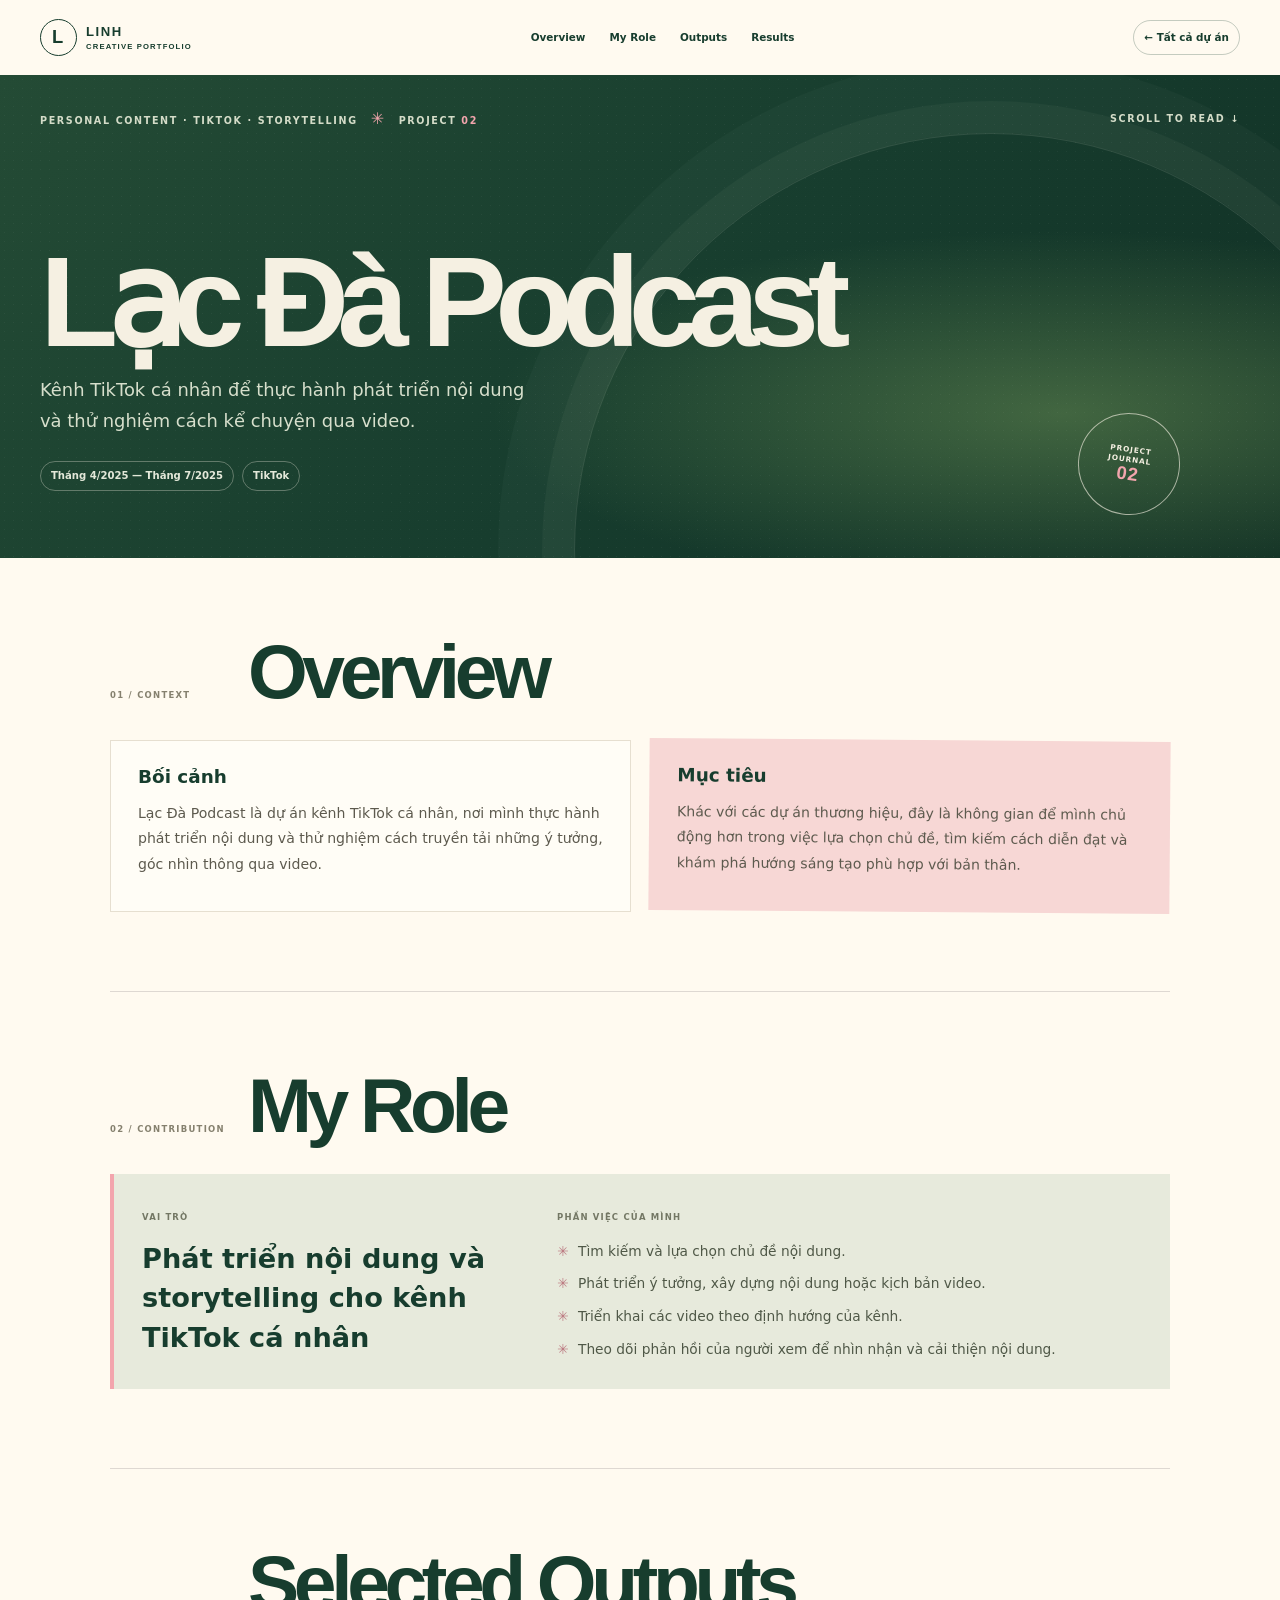
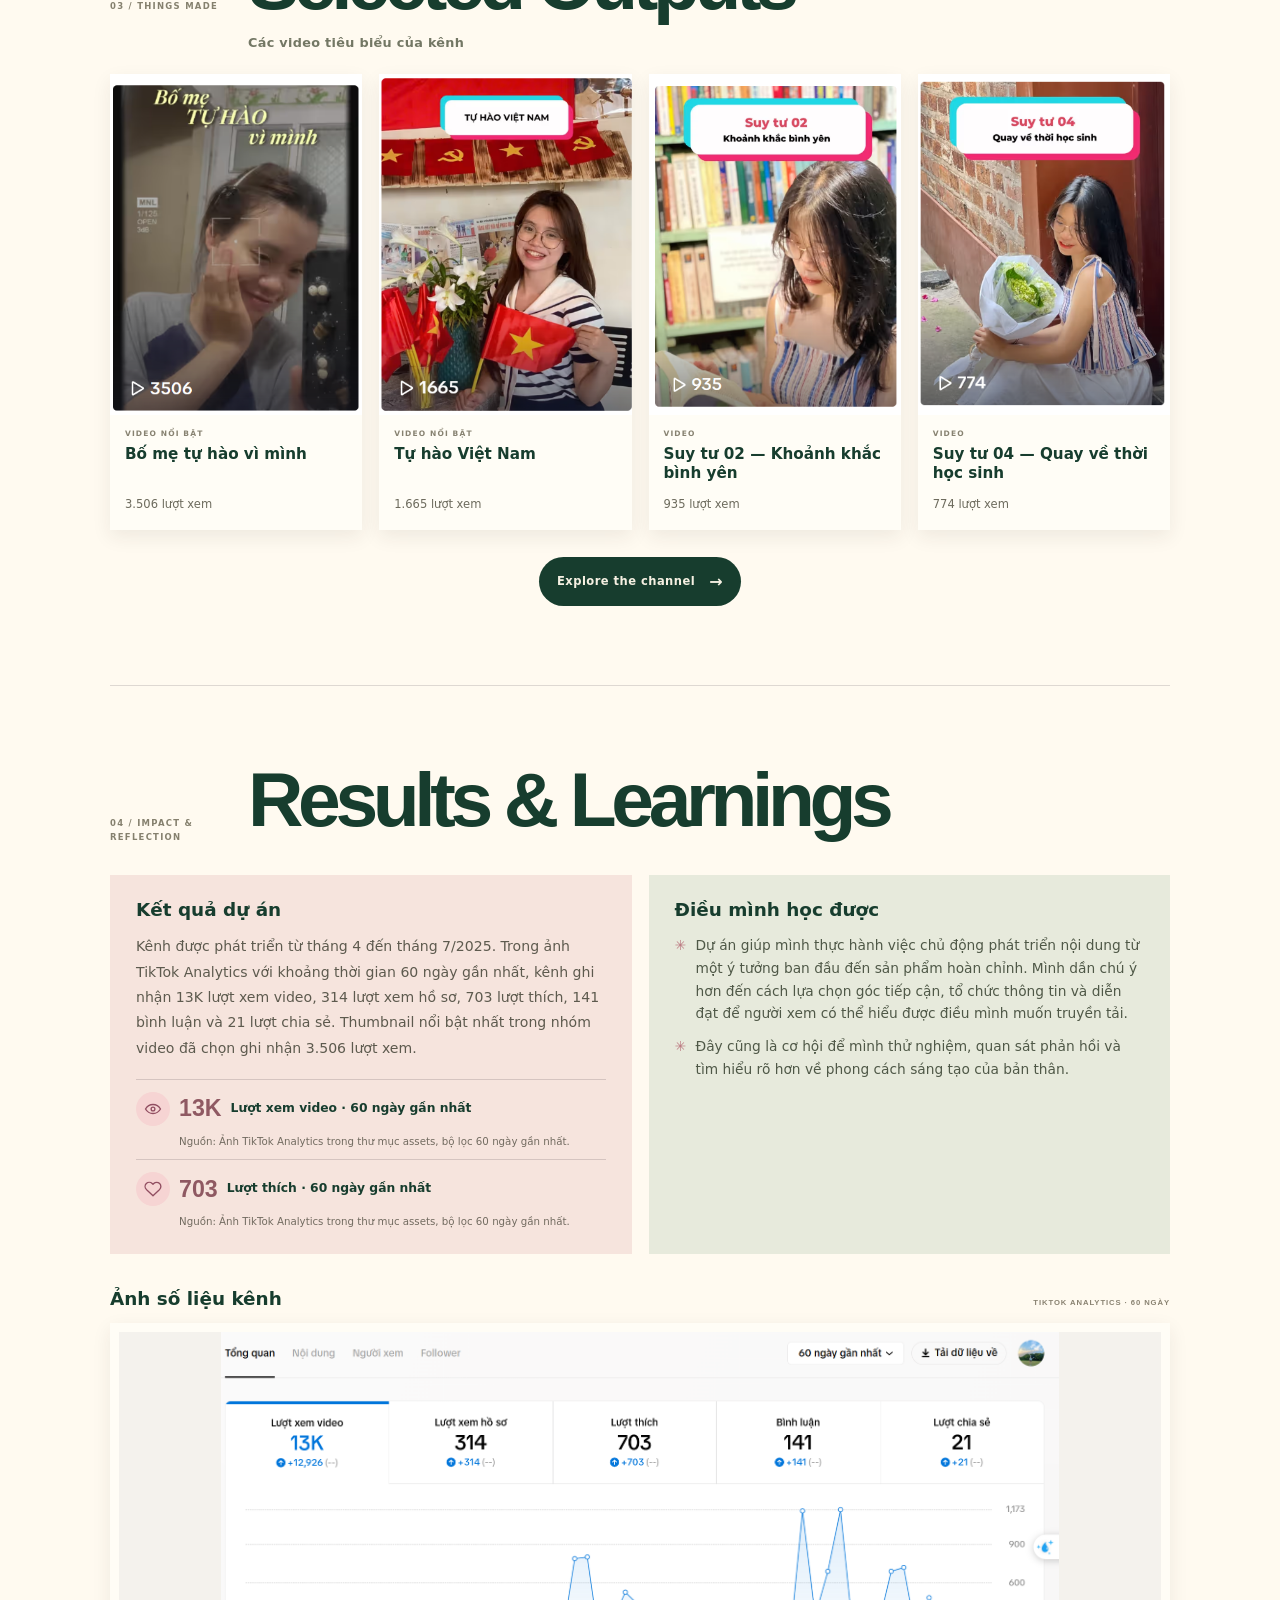
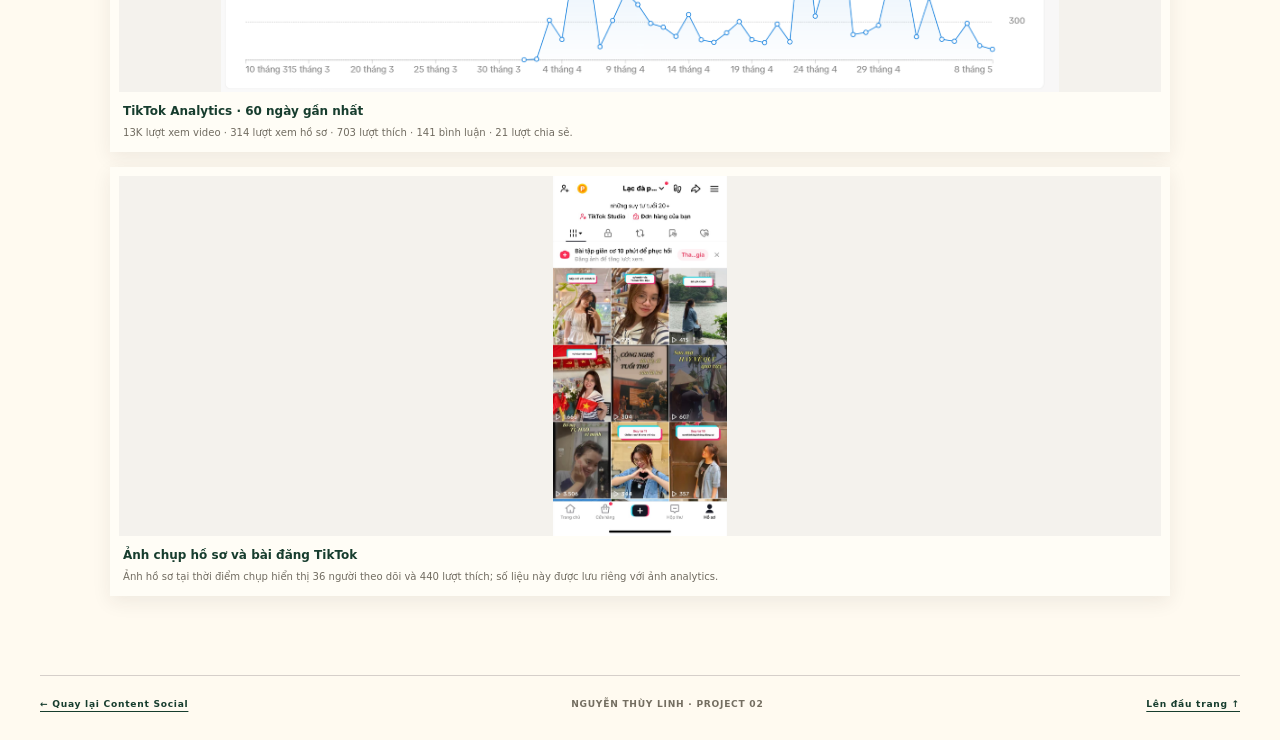
<file: projects/social/lac-da-podcast.html>
<!doctype html>
<html lang="vi">
  <head>
    <meta charset="utf-8" />
    <meta name="viewport" content="width=device-width, initial-scale=1" />
    <meta name="description" content="Dự án TikTok cá nhân Lạc Đà Podcast — nội dung, storytelling và những video nổi bật." />
    <meta name="theme-color" content="#173d2e" />
    <title>Lạc Đà Podcast — Nguyễn Thùy Linh</title>
    <link rel="stylesheet" href="../../styles.css" />
    <link rel="stylesheet" href="../../project-detail.css" />
    <script src="../../project-detail.js" defer></script>
  </head>
  <body class="social-case-page" data-project-data="../../data/projects/lac-da-podcast.json">
    <a class="skip-link" href="#case-main">Bỏ qua điều hướng</a>
    <header class="case-header shell">
      <a class="case-wordmark" href="../../index.html#top"><span class="case-mark">L</span><span>LINH<small>CREATIVE PORTFOLIO</small></span></a>
      <nav class="case-nav" aria-label="Điều hướng dự án">
        <a href="#overview">Overview</a><a href="#my-role">My Role</a><a href="#outputs">Outputs</a><a href="#results">Results</a>
      </nav>
      <a class="case-back" href="../../index.html#social">← Tất cả dự án</a>
    </header>
    <main id="case-main">
      <section class="case-hero" aria-labelledby="case-title">
        <div class="shell case-hero-inner">
          <div class="case-hero-top"><p class="case-eyebrow"><span data-project-category>PERSONAL CONTENT · TIKTOK · STORYTELLING</span> <span aria-hidden="true">✳</span> PROJECT <b data-project-number>02</b></p><a class="case-scroll" href="#overview">SCROLL TO READ ↓</a></div>
          <h1 id="case-title" data-project-title>Lạc Đà Podcast</h1>
          <p class="case-hero-note" data-project-summary>Kênh TikTok cá nhân để thực hành phát triển nội dung và thử nghiệm cách kể chuyện qua video.</p>
          <p class="case-load-note" data-project-load-notice hidden>Để nạp nội dung JSON, hãy mở portfolio qua máy chủ cục bộ theo hướng dẫn trong data/README.md.</p>
          <div class="case-meta" data-project-meta><span>Tháng 4/2025 — Tháng 7/2025</span><span>TikTok</span></div>
          <span class="case-hero-sticker" aria-hidden="true">PROJECT<br />JOURNAL<br /><b>02</b></span>
        </div>
      </section>
      <div class="case-body shell">
        <section class="case-section" id="overview" aria-labelledby="overview-title">
          <div class="case-section-head"><span>01 / CONTEXT</span><h2 id="overview-title">Overview</h2></div>
          <div class="case-two-up"><article class="case-note"><h3>Bối cảnh</h3><p data-project-field="overview.context">Lạc Đà Podcast là dự án kênh TikTok cá nhân, nơi mình thực hành phát triển nội dung và thử nghiệm cách truyền tải những ý tưởng, góc nhìn thông qua video.</p></article><article class="case-note case-note-pink"><h3>Mục tiêu</h3><p data-project-field="overview.objective">Khác với các dự án thương hiệu, đây là không gian để mình chủ động hơn trong việc lựa chọn chủ đề, tìm kiếm cách diễn đạt và khám phá hướng sáng tạo phù hợp với bản thân.</p></article></div>
        </section>
        <section class="case-section" id="my-role" aria-labelledby="role-title">
          <div class="case-section-head"><span>02 / CONTRIBUTION</span><h2 id="role-title">My Role</h2></div>
          <div class="role-panel"><div><span class="case-label">VAI TRÒ</span><p class="role-summary" data-project-field="myRole.role">Phát triển nội dung và storytelling cho kênh TikTok cá nhân</p></div><div><span class="case-label">PHẦN VIỆC CỦA MÌNH</span><ul class="case-list" data-project-list="myRole.responsibilities"><li>Tìm kiếm và lựa chọn chủ đề nội dung.</li><li>Phát triển ý tưởng, xây dựng nội dung hoặc kịch bản video.</li><li>Triển khai các video theo định hướng của kênh.</li><li>Theo dõi phản hồi của người xem để nhìn nhận và cải thiện nội dung.</li></ul></div></div>
        </section>
        <section class="case-section" id="outputs" aria-labelledby="outputs-title">
          <div class="case-section-head"><span>03 / THINGS MADE</span><h2 id="outputs-title">Selected Outputs</h2></div>
          <p class="outputs-subtitle">Các video tiêu biểu của kênh</p>
          <div class="output-grid output-grid--portrait output-grid--podcast" data-project-outputs>
            <figure class="output-card output-card--portrait"><div class="output-visual"><img src="../../assets/images/social/lac-da-podcast/%7B3FD897CD-7256-4ADC-888C-AF9334EC22F7%7D.png" alt="Video Bố mẹ tự hào vì mình, 3.506 lượt xem" loading="lazy" decoding="async" /></div><figcaption><span class="output-kind">VIDEO NỔI BẬT</span><b>Bố mẹ tự hào vì mình</b><p>3.506 lượt xem</p></figcaption></figure>
            <figure class="output-card output-card--portrait"><div class="output-visual"><img src="../../assets/images/social/lac-da-podcast/%7BEF776996-8D5F-4E5F-9F89-EB5299DFE28E%7D.png" alt="Video Tự hào Việt Nam, 1.665 lượt xem" loading="lazy" decoding="async" /></div><figcaption><span class="output-kind">VIDEO NỔI BẬT</span><b>Tự hào Việt Nam</b><p>1.665 lượt xem</p></figcaption></figure>
            <figure class="output-card output-card--portrait"><div class="output-visual"><img src="../../assets/images/social/lac-da-podcast/%7B4539C151-9E7C-4A82-9FDE-ED8FF91B4440%7D.png" alt="Video Suy tư 02 — Khoảnh khắc bình yên, 935 lượt xem" loading="lazy" decoding="async" /></div><figcaption><span class="output-kind">VIDEO</span><b>Suy tư 02 — Khoảnh khắc bình yên</b><p>935 lượt xem</p></figcaption></figure>
            <figure class="output-card output-card--portrait"><div class="output-visual"><img src="../../assets/images/social/lac-da-podcast/%7B8FB6D046-0729-4E35-9736-E494D9E466F7%7D.png" alt="Video Suy tư 04 — Quay về thời học sinh, 774 lượt xem" loading="lazy" decoding="async" /></div><figcaption><span class="output-kind">VIDEO</span><b>Suy tư 04 — Quay về thời học sinh</b><p>774 lượt xem</p></figcaption></figure>
          </div>
          <a class="channel-explore" href="https://www.tiktok.com/@lacda_podcast" target="_blank" rel="noopener noreferrer">Explore the channel <span aria-hidden="true">→</span></a>
        </section>
        <section class="case-section case-last" id="results" aria-labelledby="results-title">
          <div class="case-section-head"><span>04 / IMPACT & REFLECTION</span><h2 id="results-title">Results &amp; Learnings</h2></div>
          <div class="results-grid"><article class="results-card"><h3>Kết quả dự án</h3><p data-project-field="results.summary">Kênh được phát triển từ tháng 4 đến tháng 7/2025. Trong ảnh TikTok Analytics với khoảng thời gian 60 ngày gần nhất, kênh ghi nhận 13K lượt xem video, 314 lượt xem hồ sơ, 703 lượt thích, 141 bình luận và 21 lượt chia sẻ. Thumbnail nổi bật nhất trong nhóm video đã chọn ghi nhận 3.506 lượt xem.</p><div class="metrics-list" data-project-metrics>
            <article class="metric-item"><div class="metric-top"><span class="metric-icon" aria-hidden="true"><svg viewBox="0 0 24 24"><path d="M2 12s3.5-6 10-6 10 6 10 6-3.5 6-10 6S2 12 2 12Z"></path><circle cx="12" cy="12" r="2.5"></circle></svg></span><b>13K</b><span>Lượt xem video · 60 ngày gần nhất</span></div><small>Nguồn: ảnh TikTok Analytics trong thư mục assets.</small></article>
            <article class="metric-item"><div class="metric-top"><span class="metric-icon" aria-hidden="true"><svg viewBox="0 0 24 24"><path d="M20.8 4.7a5.5 5.5 0 0 0-7.8 0L12 5.8l-1.1-1.1a5.5 5.5 0 0 0-7.8 7.8l1.1 1.1L12 21l7.8-7.4 1.1-1.1a5.5 5.5 0 0 0-.1-7.8Z"></path></svg></span><b>703</b><span>Lượt thích · 60 ngày gần nhất</span></div><small>Nguồn: ảnh TikTok Analytics trong thư mục assets.</small></article>
          </div></article><article class="results-card results-card-green"><h3>Điều mình học được</h3><ul class="case-list" data-project-list="learnings"><li>Dự án giúp mình thực hành việc chủ động phát triển nội dung từ một ý tưởng ban đầu đến sản phẩm hoàn chỉnh. Mình dần chú ý hơn đến cách lựa chọn góc tiếp cận, tổ chức thông tin và diễn đạt để người xem có thể hiểu được điều mình muốn truyền tải.</li><li>Đây cũng là cơ hội để mình thử nghiệm, quan sát phản hồi và tìm hiểu rõ hơn về phong cách sáng tạo của bản thân.</li></ul></article></div>
          <div class="channel-evidence"><h3>Ảnh số liệu kênh <span>TIKTOK ANALYTICS · 60 NGÀY</span></h3><div class="evidence-image-grid" data-project-evidence>
            <figure class="evidence-card"><img src="../../assets/images/social/lac-da-podcast/%7B06C92D7A-98BF-4545-AA1D-334E08F14713%7D.png" alt="TikTok Analytics 60 ngày gần nhất: 13K lượt xem video, 314 lượt xem hồ sơ, 703 lượt thích, 141 bình luận và 21 lượt chia sẻ" loading="lazy" decoding="async" /><figcaption><b>TikTok Analytics · 60 ngày gần nhất</b><span>13K lượt xem video · 314 lượt xem hồ sơ · 703 lượt thích · 141 bình luận · 21 lượt chia sẻ</span></figcaption></figure>
            <figure class="evidence-card"><img src="../../assets/images/social/lac-da-podcast/%7B9CFFF81B-01A9-444D-9B77-C16162D215E4%7D.png" alt="Ảnh chụp hồ sơ Lạc Đà Podcast: 36 người theo dõi và 440 lượt thích tại thời điểm chụp" loading="lazy" decoding="async" /><figcaption><b>Ảnh hồ sơ kênh</b><span>36 người theo dõi · 440 lượt thích tại thời điểm chụp (khác mốc với analytics).</span></figcaption></figure>
          </div></div>
        </section>
      </div>
    </main>
    <footer class="case-footer shell"><a href="../../index.html#social">← Quay lại Content Social</a><span>NGUYỄN THÙY LINH · PROJECT 02</span><a href="#case-main">Lên đầu trang ↑</a></footer>
  </body>
</html>
</file>
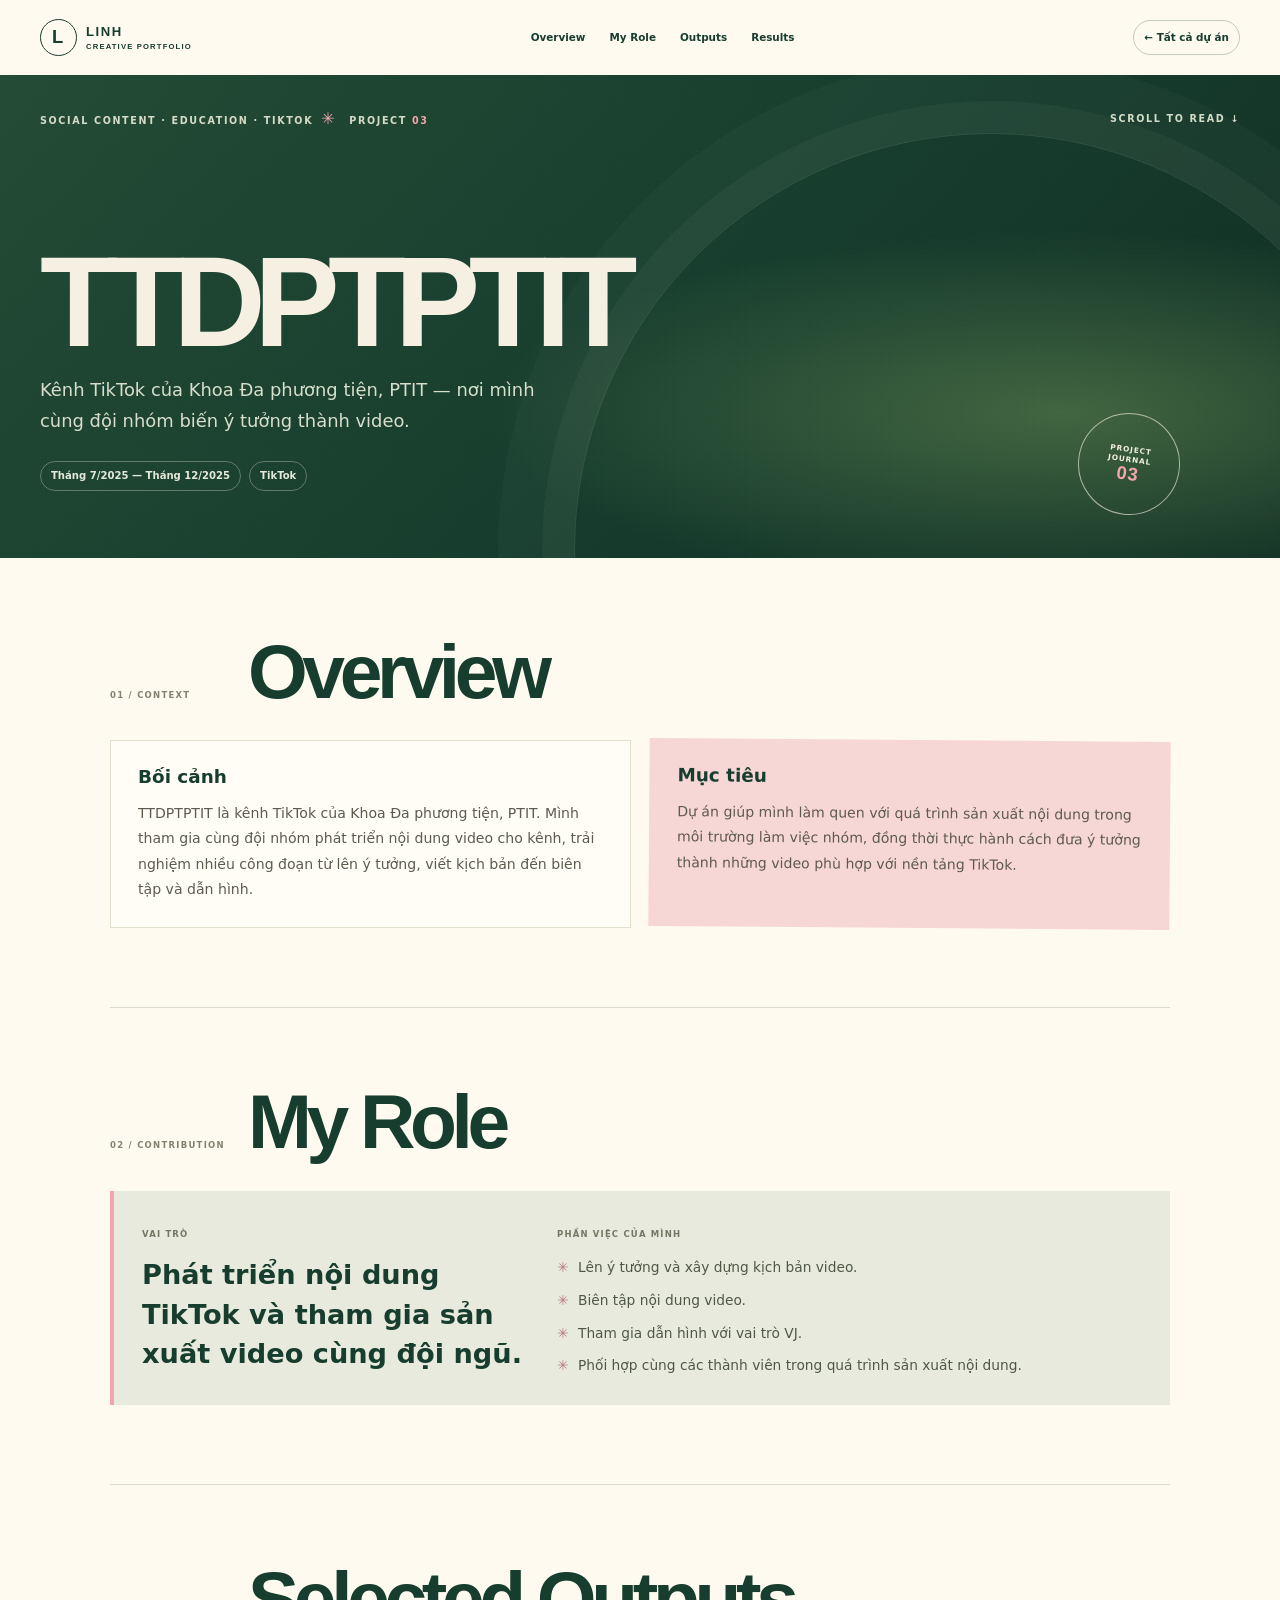
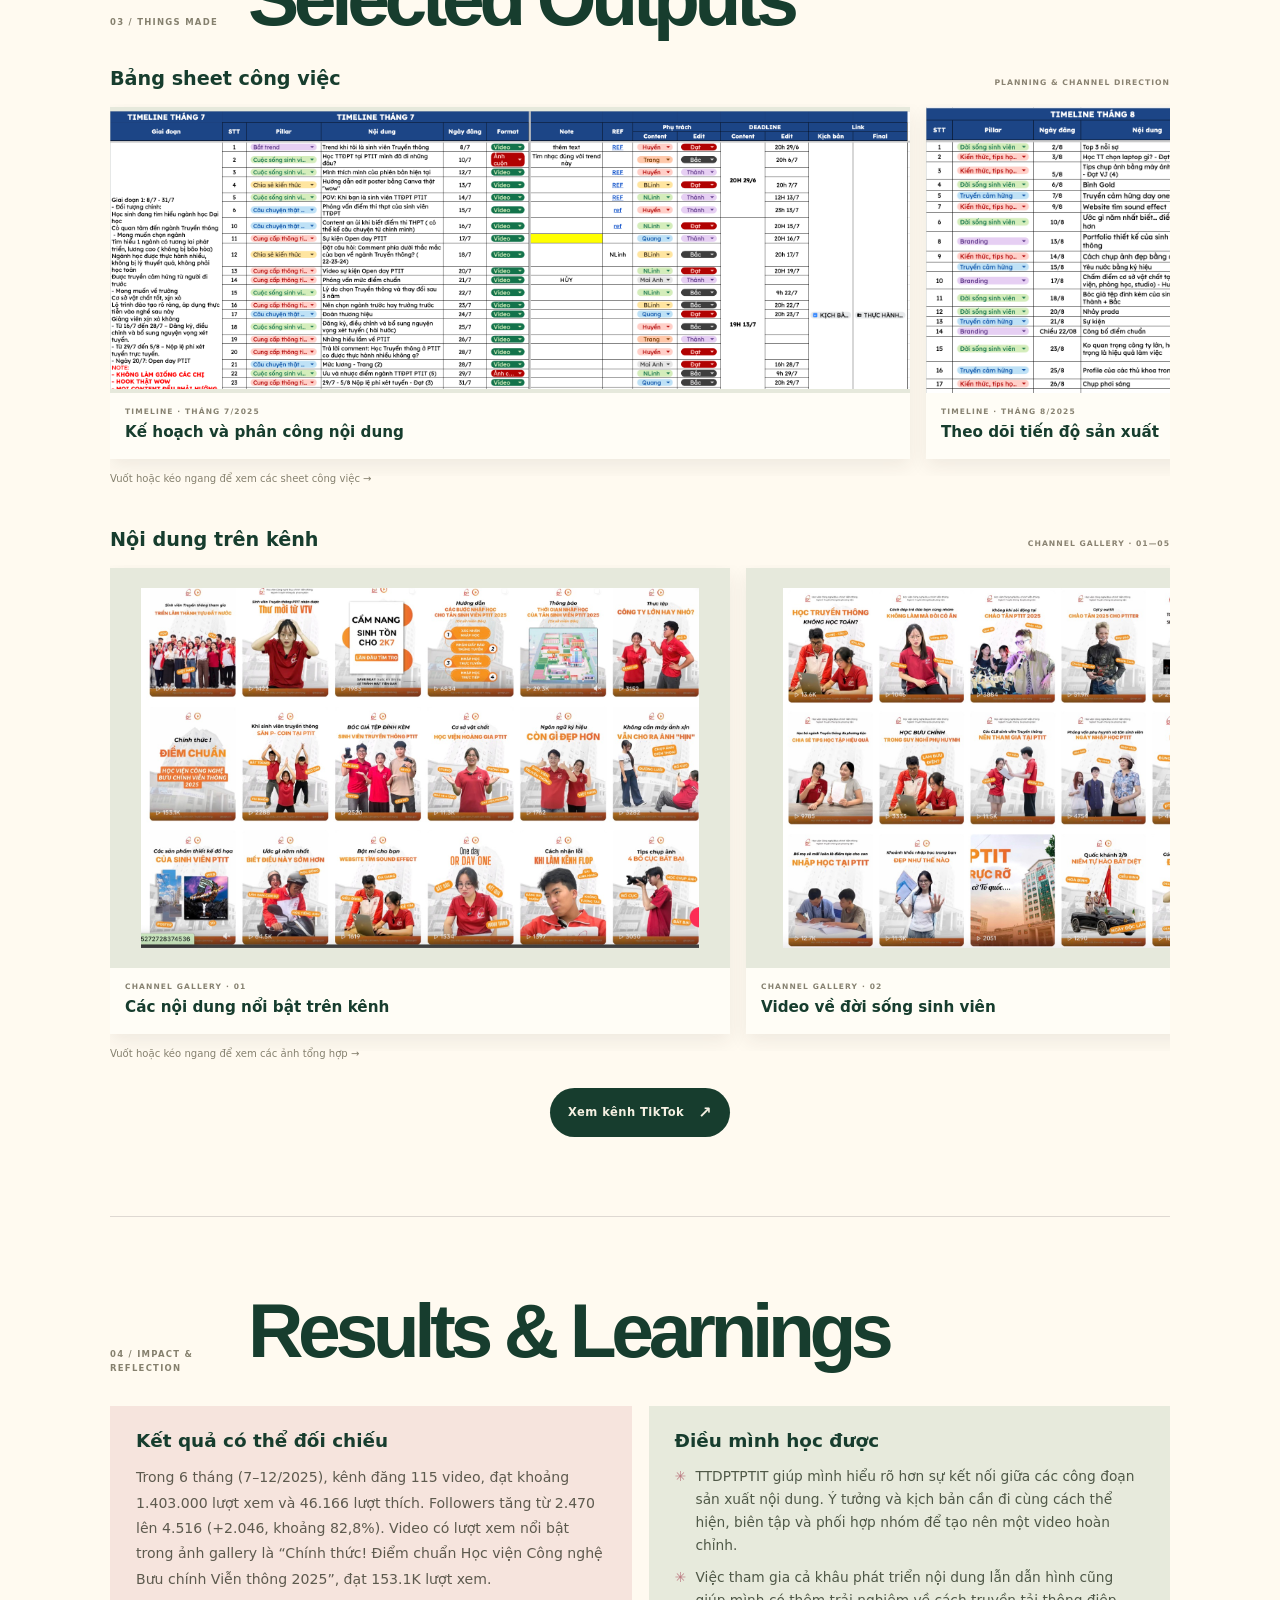
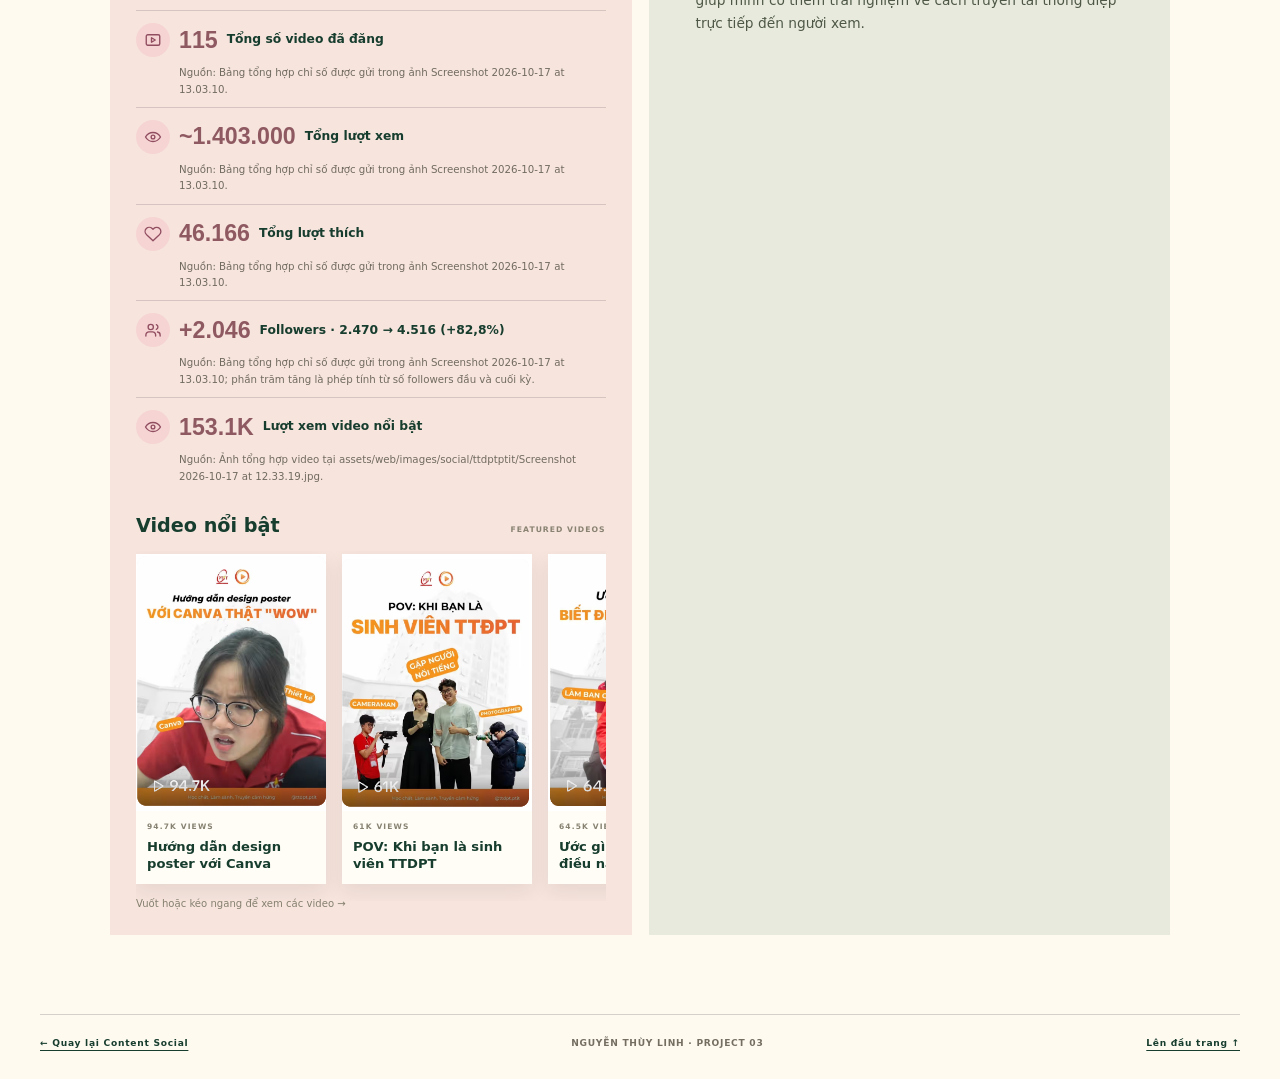
<file: projects/social/ttdptptit.html>
<!doctype html>
<html lang="vi">
  <head>
    <meta charset="utf-8" />
    <meta name="viewport" content="width=device-width, initial-scale=1" />
    <meta name="description" content="Case study Content Social — TTDPTPTIT." />
    <meta name="theme-color" content="#173d2e" />
    <title>TTDPTPTIT — Nguyễn Thùy Linh</title>
    <link rel="stylesheet" href="../../styles.css" />
    <link rel="stylesheet" href="../../project-detail.css" />
    <script src="../../project-detail.js" defer></script>
  </head>
  <body class="social-case-page" data-project-data="../../data/projects/ttdptptit.json">
    <a class="skip-link" href="#case-main">Bỏ qua điều hướng</a>
    <header class="case-header shell">
      <a class="case-wordmark" href="../../index.html#top"><span class="case-mark">L</span><span>LINH<small>CREATIVE PORTFOLIO</small></span></a>
      <nav class="case-nav" aria-label="Điều hướng dự án">
        <a href="#overview">Overview</a><a href="#my-role">My Role</a><a href="#outputs">Outputs</a><a href="#results">Results</a>
      </nav>
      <a class="case-back" href="../../index.html#social">← Tất cả dự án</a>
    </header>
    <main id="case-main">
      <section class="case-hero" aria-labelledby="case-title">
        <div class="shell case-hero-inner">
          <div class="case-hero-top"><p class="case-eyebrow"><span data-project-category>SOCIAL CONTENT · EDUCATION · TIKTOK</span><span aria-hidden="true">✳</span> PROJECT <b data-project-number>03</b></p><a class="case-scroll" href="#overview">SCROLL TO READ ↓</a></div>
          <h1 id="case-title" data-project-title>TTDPTPTIT</h1>
          <p class="case-hero-note" data-project-summary>Kênh TikTok của Khoa Đa phương tiện, PTIT — nơi mình cùng đội nhóm biến ý tưởng thành video.</p>
          <p class="case-load-note" data-project-load-notice hidden>Để nạp nội dung JSON, hãy mở portfolio qua máy chủ cục bộ theo hướng dẫn trong data/README.md.</p>
          <div class="case-meta" data-project-meta hidden></div>
          <span class="case-hero-sticker" aria-hidden="true">PROJECT<br />JOURNAL<br /><b>03</b></span>
        </div>
      </section>
      <div class="case-body shell">
        <section class="case-section" id="overview" aria-labelledby="overview-title">
          <div class="case-section-head"><span>01 / CONTEXT</span><h2 id="overview-title">Overview</h2></div>
          <div class="case-two-up"><article class="case-note"><h3>Bối cảnh</h3><p data-project-field="overview.context">TTDPTPTIT là kênh TikTok của Khoa Đa phương tiện, PTIT. Mình tham gia cùng đội nhóm phát triển nội dung video cho kênh, trải nghiệm nhiều công đoạn từ lên ý tưởng, viết kịch bản đến biên tập và dẫn hình.</p></article><article class="case-note case-note-pink"><h3>Mục tiêu</h3><p data-project-field="overview.objective">Dự án giúp mình làm quen với quá trình sản xuất nội dung trong môi trường làm việc nhóm, đồng thời thực hành cách đưa ý tưởng thành những video phù hợp với nền tảng TikTok.</p></article></div>
        </section>
        <section class="case-section" id="my-role" aria-labelledby="role-title">
          <div class="case-section-head"><span>02 / CONTRIBUTION</span><h2 id="role-title">My Role</h2></div>
          <div class="role-panel"><div><span class="case-label">VAI TRÒ</span><p class="role-summary" data-project-field="myRole.role">Phát triển nội dung TikTok và tham gia sản xuất video cùng đội ngũ.</p></div><div><span class="case-label">PHẦN VIỆC CỦA MÌNH</span><ul class="case-list" data-project-list="myRole.responsibilities"><li>Lên ý tưởng và xây dựng kịch bản video.</li><li>Biên tập nội dung video.</li><li>Tham gia dẫn hình với vai trò VJ.</li><li>Phối hợp cùng các thành viên trong quá trình sản xuất nội dung.</li></ul></div></div>
        </section>
        <section class="case-section" id="outputs" aria-labelledby="outputs-title">
          <div class="case-section-head"><span>03 / THINGS MADE</span><h2 id="outputs-title">Selected Outputs</h2></div>
          <div class="outputs-group">
            <div class="outputs-group-heading"><h3>Bảng sheet công việc</h3><span>PLANNING &amp; CHANNEL DIRECTION</span></div>
            <div class="output-carousel" role="region" aria-label="Bảng sheet công việc, có thể cuộn ngang" tabindex="0"><div class="output-track output-track--sheets" data-project-output-group="workSheets">
              <figure class="output-card output-card--sheet"><div class="output-visual"><img src="../../assets/images/social/ttdptptit/Screenshot 2026-10-17 at 12.21.42.png" alt="Sheet timeline kế hoạch nội dung tháng 7/2025" loading="lazy" /></div><figcaption><span class="output-kind">TIMELINE · THÁNG 7/2025</span><b>Kế hoạch và phân công nội dung</b></figcaption></figure>
              <figure class="output-card output-card--sheet"><div class="output-visual"><img src="../../assets/images/social/ttdptptit/Screenshot 2026-10-17 at 12.22.02.png" alt="Sheet timeline kế hoạch nội dung tháng 8/2025" loading="lazy" /></div><figcaption><span class="output-kind">TIMELINE · THÁNG 8/2025</span><b>Theo dõi tiến độ sản xuất</b></figcaption></figure>
              <figure class="output-card output-card--sheet"><div class="output-visual"><img src="../../assets/images/social/ttdptptit/Screenshot 2026-10-17 at 12.22.18.png" alt="Sheet timeline kế hoạch nội dung tháng 9/2025" loading="lazy" /></div><figcaption><span class="output-kind">TIMELINE · THÁNG 9/2025</span><b>Phối hợp công việc theo nhóm</b></figcaption></figure>
              <figure class="output-card output-card--sheet"><div class="output-visual"><img src="../../assets/images/social/ttdptptit/Screenshot 2026-10-17 at 12.23.38.png" alt="Sheet phân tích hiệu quả các video TikTok" loading="lazy" /></div><figcaption><span class="output-kind">VIDEO REVIEW</span><b>Phân tích chỉ số nội dung</b></figcaption></figure>
              <figure class="output-card output-card--sheet"><div class="output-visual"><img src="../../assets/images/social/ttdptptit/Screenshot 2026-10-17 at 12.52.34.png" alt="Sheet thực hành chuyên sâu xây kênh TikTok Truyền thông DPT PTIT, có mục tiêu kênh và phân tích đối tượng" loading="lazy" /></div><figcaption><span class="output-kind">CHANNEL STRATEGY</span><b>Thông tin kênh và phân tích đối tượng</b></figcaption></figure>
              <figure class="output-card output-card--sheet"><div class="output-visual"><img src="../../assets/images/social/ttdptptit/Screenshot 2026-10-17 at 12.52.53.png" alt="Sheet định hướng sáng tạo, concept, tuyến nội dung và vị trí nhiệm vụ" loading="lazy" /></div><figcaption><span class="output-kind">CREATIVE DIRECTION</span><b>Concept, tuyến nội dung và nhiệm vụ</b></figcaption></figure>
            </div></div>
            <p class="carousel-hint">Vuốt hoặc kéo ngang để xem các sheet công việc →</p>
          </div>
          <div class="outputs-group">
            <div class="outputs-group-heading"><h3>Nội dung trên kênh</h3><span>CHANNEL GALLERY · 01—05</span></div>
            <div class="output-carousel" role="region" aria-label="Ảnh tổng hợp video trên kênh TTDPTPTIT, có thể cuộn ngang" tabindex="0"><div class="output-track output-track--gallery" data-project-output-group="channelGallery">
              <figure class="output-card output-card--landscape"><div class="output-visual"><img src="../../assets/web/images/social/ttdptptit/Screenshot 2026-10-17 at 12.33.19.jpg" alt="Ảnh tổng hợp các video TikTok của TTDPTPTIT, phần một" loading="lazy" /></div><figcaption><span class="output-kind">CHANNEL GALLERY · 01</span><b>Các nội dung nổi bật trên kênh</b></figcaption></figure>
              <figure class="output-card output-card--landscape"><div class="output-visual"><img src="../../assets/web/images/social/ttdptptit/Screenshot 2026-10-17 at 12.33.32.jpg" alt="Ảnh tổng hợp các video TikTok của TTDPTPTIT, phần hai" loading="lazy" /></div><figcaption><span class="output-kind">CHANNEL GALLERY · 02</span><b>Video về đời sống sinh viên</b></figcaption></figure>
              <figure class="output-card output-card--landscape"><div class="output-visual"><img src="../../assets/web/images/social/ttdptptit/Screenshot 2026-10-17 at 12.33.55.jpg" alt="Ảnh tổng hợp các video TikTok của TTDPTPTIT, phần ba" loading="lazy" /></div><figcaption><span class="output-kind">CHANNEL GALLERY · 03</span><b>Video đời sống và sự kiện</b></figcaption></figure>
              <figure class="output-card output-card--landscape"><div class="output-visual"><img src="../../assets/web/images/social/ttdptptit/Screenshot 2026-10-17 at 12.33.44.jpg" alt="Ảnh tổng hợp các video TikTok của TTDPTPTIT, phần bốn" loading="lazy" /></div><figcaption><span class="output-kind">CHANNEL GALLERY · 04</span><b>Video kiến thức và hoạt động PTIT</b></figcaption></figure>
              <figure class="output-card output-card--landscape"><div class="output-visual"><img src="../../assets/web/images/social/ttdptptit/Screenshot 2026-10-17 at 12.34.07.jpg" alt="Ảnh tổng hợp các video TikTok của TTDPTPTIT, phần năm" loading="lazy" /></div><figcaption><span class="output-kind">CHANNEL GALLERY · 05</span><b>Video học tập và chia sẻ kinh nghiệm</b></figcaption></figure>
            </div></div>
            <p class="carousel-hint">Vuốt hoặc kéo ngang để xem các ảnh tổng hợp →</p>
            <a class="channel-explore" href="https://www.tiktok.com/@ttdpt.ptit" target="_blank" rel="noopener noreferrer">Xem kênh TikTok <span aria-hidden="true">↗</span></a>
          </div>
        </section>
        <section class="case-section case-last" id="results" aria-labelledby="results-title">
          <div class="case-section-head"><span>04 / IMPACT & REFLECTION</span><h2 id="results-title">Results &amp; Learnings</h2></div>
          <div class="results-grid">
            <article class="results-card">
              <h3>Kết quả có thể đối chiếu</h3>
              <p data-project-field="results.summary">Trong 6 tháng (7–12/2025), kênh đăng 115 video, đạt khoảng 1.403.000 lượt xem và 46.166 lượt thích. Followers tăng từ 2.470 lên 4.516 (+2.046, khoảng 82,8%). Video có lượt xem nổi bật trong ảnh gallery là “Chính thức! Điểm chuẩn Học viện Công nghệ Bưu chính Viễn thông 2025”, đạt 153.1K lượt xem.</p>
              <div class="metrics-list" data-project-metrics>
                <article class="metric-item"><div class="metric-top"><span class="metric-icon" aria-hidden="true">▶</span><b>115</b><span>Tổng số video đã đăng</span></div><small>Nguồn: bảng tổng hợp chỉ số bạn cung cấp.</small></article>
                <article class="metric-item"><div class="metric-top"><span class="metric-icon" aria-hidden="true">◎</span><b>~1.403.000</b><span>Tổng lượt xem</span></div><small>Nguồn: bảng tổng hợp chỉ số bạn cung cấp.</small></article>
                <article class="metric-item"><div class="metric-top"><span class="metric-icon" aria-hidden="true">♡</span><b>46.166</b><span>Tổng lượt thích</span></div><small>Nguồn: bảng tổng hợp chỉ số bạn cung cấp.</small></article>
                <article class="metric-item"><div class="metric-top"><span class="metric-icon" aria-hidden="true">＋</span><b>+2.046</b><span>Followers · 2.470 → 4.516 (+82,8%)</span></div><small>Nguồn: bảng tổng hợp chỉ số bạn cung cấp.</small></article>
                <article class="metric-item"><div class="metric-top"><span class="metric-icon" aria-hidden="true">◎</span><b>153.1K</b><span>Lượt xem video nổi bật</span></div><small>Nguồn: ảnh tổng hợp video trong thư mục assets.</small></article>
              </div>
              <div class="results-videos">
                <div class="outputs-group-heading"><h3>Video nổi bật</h3><span>FEATURED VIDEOS</span></div>
                <div class="output-carousel" role="region" aria-label="Các video nổi bật của TTDPTPTIT, có thể cuộn ngang" tabindex="0">
                  <div class="output-track" data-project-result-videos>
                    <figure class="output-card output-card--portrait"><div class="output-visual"><img src="../../assets/images/social/ttdptptit/Screenshot 2026-10-17 at 12.30.51.png" alt="Thumbnail video hướng dẫn thiết kế poster với Canva" loading="lazy" /></div><figcaption><span class="output-kind">94.7K VIEWS</span><b>Hướng dẫn design poster với Canva</b></figcaption></figure>
                    <figure class="output-card output-card--portrait"><div class="output-visual"><img src="../../assets/images/social/ttdptptit/Screenshot 2026-10-17 at 12.31.01.png" alt="Thumbnail POV khi bạn là sinh viên Truyền thông đa phương tiện" loading="lazy" /></div><figcaption><span class="output-kind">61K VIEWS</span><b>POV: Khi bạn là sinh viên TTDPT</b></figcaption></figure>
                    <figure class="output-card output-card--portrait"><div class="output-visual"><img src="../../assets/images/social/ttdptptit/Screenshot 2026-10-17 at 12.31.23.png" alt="Thumbnail ước gì năm nhất biết điều này sớm hơn" loading="lazy" /></div><figcaption><span class="output-kind">64.5K VIEWS</span><b>Ước gì năm nhất biết điều này sớm hơn</b></figcaption></figure>
                    <figure class="output-card output-card--portrait"><div class="output-visual"><img src="../../assets/images/social/ttdptptit/Screenshot 2026-10-17 at 12.34.31.png" alt="Thumbnail video Canva chói lóa khiến dân thiết kế sốc toàn tập" loading="lazy" /></div><figcaption><span class="output-kind">51.3K VIEWS</span><b>Canva “chói lóa” khiến dân thiết kế sốc</b></figcaption></figure>
                    <figure class="output-card output-card--portrait"><div class="output-visual"><img src="../../assets/images/social/ttdptptit/Screenshot 2026-10-17 at 12.34.42.png" alt="Thumbnail video Cách trường P tán lộc" loading="lazy" /></div><figcaption><span class="output-kind">102.9K VIEWS</span><b>Cách trường P “tán lộc”</b></figcaption></figure>
                    <figure class="output-card output-card--portrait"><div class="output-visual"><img src="../../assets/images/social/ttdptptit/Screenshot 2026-10-17 at 12.34.57.png" alt="Thumbnail visual ngày nhập học" loading="lazy" /></div><figcaption><span class="output-kind">46.8K VIEWS</span><b>Visual ngày nhập học</b></figcaption></figure>
                    <figure class="output-card output-card--portrait"><div class="output-visual"><img src="../../assets/images/social/ttdptptit/Screenshot 2026-10-17 at 12.35.07.png" alt="Thumbnail video Your Name phiên bản PTIT" loading="lazy" /></div><figcaption><span class="output-kind">13.7K VIEWS</span><b>Your Name phiên bản PTIT</b></figcaption></figure>
                  </div>
                </div>
                <p class="carousel-hint">Vuốt hoặc kéo ngang để xem các video →</p>
              </div>
            </article>
            <article class="results-card results-card-green">
              <h3>Điều mình học được</h3>
              <ul class="case-list" data-project-list="learnings">
                <li>TTDPTPTIT giúp mình hiểu rõ hơn sự kết nối giữa các công đoạn sản xuất nội dung. Ý tưởng và kịch bản cần đi cùng cách thể hiện, biên tập và phối hợp nhóm để tạo nên một video hoàn chỉnh.</li>
                <li>Việc tham gia cả khâu phát triển nội dung lẫn dẫn hình cũng giúp mình có thêm trải nghiệm về cách truyền tải thông điệp trực tiếp đến người xem.</li>
              </ul>
            </article>
          </div>
        </section>
      </div>
    </main>
    <footer class="case-footer shell"><a href="../../index.html#social">← Quay lại Content Social</a><span>NGUYỄN THÙY LINH · PROJECT 03</span><a href="#case-main">Lên đầu trang ↑</a></footer>
  </body>
</html>
</file>
<file: styles.css>
@charset "UTF-8";

:root {
  color-scheme: light;
  --forest: #173d2e;
  --forest-deep: #102f24;
  --grass: #759b5b;
  --cream: #f5f0e2;
  --paper: #fffaf0;
  --pink: #f3a5ad;
  --plum: #332633;
  --sky: #a9d2dd;
  --ink-soft: #655b52;
  --line: rgba(51, 38, 51, .2);
  --display: "Arial Rounded MT Bold", "Avenir Next", "Trebuchet MS", sans-serif;
  --localized-heading: Arial, "Helvetica Neue", "Segoe UI", sans-serif;
  --body: "Avenir Next", Avenir, "Segoe UI", "Helvetica Neue", Arial, sans-serif;
  --hand: "Bradley Hand", "Segoe Print", cursive;
}

* { box-sizing: border-box; }
html { scroll-behavior: smooth; scroll-padding-top: 2rem; }
body { margin: 0; color: var(--plum); background: var(--cream); font-family: var(--body); font-size: 16px; line-height: 1.6; }
::selection { color: var(--forest); background: var(--pink); }
a { color: inherit; }
a:focus-visible, summary:focus-visible { outline: 3px solid var(--pink); outline-offset: 5px; border-radius: 3px; }
summary { cursor: pointer; }
.shell { width: min(1220px, calc(100% - 80px)); margin-inline: auto; }
.skip-link { position: fixed; z-index: 99; top: 12px; left: 12px; padding: .65rem 1rem; transform: translateY(-160%); background: var(--paper); color: var(--plum); }
.skip-link:focus { transform: translateY(0); }
.section-pad { padding: 112px 0; }

/* Hero: a botanical cover with a handmade field-note print */
.hero { position: relative; min-height: 780px; overflow: hidden; color: var(--cream); background-color: var(--forest); background-image: radial-gradient(ellipse at 86% 95%, rgba(109, 147, 81, .15), transparent 40%), radial-gradient(rgba(255,255,255,.035) .7px, transparent .7px); background-size: auto, 8px 8px; }
.site-header { position: relative; z-index: 2; display: flex; align-items: center; justify-content: space-between; gap: 2rem; padding-top: 28px; }
.wordmark { display: inline-flex; align-items: center; gap: 10px; color: inherit; text-decoration: none; }
.wordmark-mark { display: grid; width: 42px; aspect-ratio: 1; place-items: center; border: 1px solid currentColor; border-radius: 50%; font: 700 1.35rem/1 var(--display); }
.wordmark-copy { display: grid; font: 800 .72rem/1.2 var(--localized-heading); letter-spacing: .09em; }
.wordmark-copy small { margin-top: 5px; font: 600 .54rem/1 var(--body); letter-spacing: .19em; opacity: .65; }
.main-nav { display: flex; align-items: center; gap: 7px; }
.main-nav a { padding: 10px 15px; border: 1px solid transparent; border-radius: 99px; color: var(--cream); font-size: .76rem; font-weight: 650; text-decoration: none; transition: background-color .2s ease, color .2s ease, border-color .2s ease; }
.main-nav a:hover { border-color: rgba(245,240,226,.38); }
.main-nav a.is-active:not(.nav-contact) { border-color: var(--pink); color: var(--pink); }
.main-nav .nav-contact { border-color: var(--pink); color: var(--pink); }
.main-nav .nav-contact:hover { color: var(--forest); background: var(--pink); }
.main-nav .nav-contact.is-active { color: var(--forest); background: var(--pink); }
.hero-content { display: grid; min-height: 618px; grid-template-columns: 1.05fr .95fr; align-items: center; gap: 36px; padding-top: 20px; padding-bottom: 64px; }
.hero-copy { position: relative; z-index: 1; padding: 50px 0 14px; }
.eyebrow, .mini-eyebrow { margin: 0; font-size: .66rem; font-weight: 750; letter-spacing: .18em; }
.eyebrow-light { display: flex; align-items: center; gap: 10px; color: #d6ddc3; }
.sparkle { color: var(--pink); font-size: 1.2rem; }
.eyebrow-rule { width: 32px; height: 1px; background: rgba(245,240,226,.5); }
.hero h1 { margin: 22px 0 15px; font: 900 clamp(5rem, 10.5vw, 9.2rem)/.79 var(--display); letter-spacing: -.1em; }
.hero h1 span { display: block; }
.hero h1 .hero-title-last { margin-left: .17em; color: var(--pink); }
.hero h1 em { color: var(--cream); font-family: var(--hand); font-size: .76em; font-weight: 600; letter-spacing: -.1em; }
.hero-description { max-width: 490px; margin: 32px 0 27px; color: #e5e1d1; font-size: clamp(.98rem, 1.35vw, 1.12rem); line-height: 1.8; }
.hero-actions { display: flex; align-items: center; flex-wrap: wrap; gap: 25px; }
.button { display: inline-flex; align-items: center; justify-content: center; gap: 18px; min-height: 50px; padding: 0 21px; border-radius: 99px; font-size: .81rem; font-weight: 750; text-decoration: none; transition: transform .2s ease, background-color .2s ease; }
.button:hover { transform: translateY(-3px); }
.button-pink { color: var(--plum); background: var(--pink); }
.button-pink:hover { background: #ffc4c8; }
.text-link { display: inline-flex; align-items: center; gap: 11px; font-size: .8rem; font-weight: 700; text-decoration-thickness: 1px; text-underline-offset: 5px; }
.text-link-light { color: var(--cream); }
.hero-footnote { display: flex; align-items: center; gap: 9px; margin: 48px 0 0; color: #c8d2bc; font-size: .57rem; font-weight: 700; letter-spacing: .11em; }
.tiny-dot, .caption-dot { width: 7px; height: 7px; border-radius: 50%; background: var(--pink); }
.hero-collage { position: relative; width: min(100%, 500px); justify-self: end; padding: 22px 32px 29px; transform: rotate(2deg); }
.field-print { position: relative; margin: 0; padding: 13px 13px 12px; color: var(--plum); background: var(--paper); box-shadow: 0 24px 55px rgba(4, 22, 13, .25); }
.field-print::before { position: absolute; z-index: 2; inset: 9px; border: 1px solid rgba(51,38,51,.22); content: ""; pointer-events: none; }
.print-topline, .field-print figcaption { display: flex; justify-content: space-between; padding: 0 3px; font-size: .56rem; font-weight: 750; letter-spacing: .14em; }
.field-art { display: block; width: 100%; margin: 9px 0; }
.field-print figcaption { color: var(--forest); }
.collage-tape { position: absolute; z-index: 3; top: 10px; left: 44%; width: 100px; height: 25px; transform: rotate(-5deg); background: rgba(243,165,173,.74); clip-path: polygon(2% 0,100% 6%,97% 100%,0 94%); }
.collage-sticker { position: absolute; z-index: 4; right: -7px; bottom: 92px; display: flex; align-items: center; gap: 10px; padding: 13px 16px 13px 18px; color: var(--plum); box-shadow: 3px 7px 18px rgba(0,0,0,.13); }
.sticker-pink { transform: rotate(-7deg); background: var(--pink); clip-path: polygon(0 3%,100% 0,95% 100%,4% 93%); }
.collage-sticker span:first-child { font-size: .54rem; font-weight: 650; line-height: 1.3; letter-spacing: .11em; }
.collage-sticker b { font-weight: 900; }
.collage-sticker span:last-child { font-size: 1.8rem; }
.collage-caption { position: absolute; bottom: 32px; left: -17px; display: flex; align-items: center; gap: 9px; padding: 9px 13px; transform: rotate(-4deg); color: var(--cream); background: var(--forest-deep); font-size: .52rem; font-weight: 700; letter-spacing: .1em; }
.caption-dot { width: 6px; height: 6px; background: var(--grass); }
.collage-star { position: absolute; color: var(--pink); }
.star-one { top: 81px; right: -9px; font-size: 2.3rem; }
.star-two { bottom: 22px; right: 55px; color: var(--sky); font-size: 2rem; }
.hero-bottom { display: flex; justify-content: space-between; padding-bottom: 19px; color: #c8d2bc; font-size: .55rem; font-weight: 700; letter-spacing: .13em; }
.hero-bottom a { color: inherit; text-decoration: none; }

/* About: a scrapbook portrait beside a clear personal introduction */
.about { overflow: hidden; background: var(--cream); }
.section-kicker { display: flex; align-items: center; gap: 15px; color: var(--ink-soft); font-size: .57rem; font-weight: 750; letter-spacing: .15em; }
.kicker-line { height: 1px; flex: 1; background: var(--line); }
.about-grid { display: grid; grid-template-columns: minmax(290px, .88fr) minmax(0, 1.12fr); align-items: center; gap: clamp(42px, 7vw, 96px); padding-top: 54px; }
.personal-profile { position: relative; z-index: 0; min-width: 0; padding: 28px 24px 30px; isolation: isolate; }
.personal-profile::before { position: absolute; z-index: -1; inset: 22px 5px 0 9px; transform: rotate(-1.7deg); background: #e3e9d8; clip-path: polygon(2% 0,100% 1.5%,98% 99%,0 100%); content: ""; }
.profile-photo-wrap { position: relative; width: min(100%, 360px); margin: 0 auto; }
.portrait-frame { position: relative; z-index: 1; margin: 0; padding: 10px; transform: rotate(-1.6deg); background: var(--paper); box-shadow: 0 18px 34px rgba(41, 48, 34, .16); }
.portrait-image { display: block; width: 100%; aspect-ratio: .82; object-fit: cover; object-position: center 20%; }
.portrait-caption { display: flex; justify-content: space-between; gap: 8px; padding: 10px 2px 1px; color: #82796c; font-size: .45rem; font-weight: 800; letter-spacing: .13em; }
.portrait-tape { position: absolute; z-index: 2; top: -5px; left: 39%; width: 78px; height: 21px; transform: rotate(-5deg); background: rgba(243, 165, 173, .78); clip-path: polygon(2% 0,100% 5%,97% 100%,0 94%); }
.portrait-spark { position: absolute; z-index: 2; top: 17%; right: -17px; color: #c87d86; font-size: 2rem; transform: rotate(12deg); }
.profile-info { margin: 25px 7px 0; }
.profile-info h3 { margin: 0; color: var(--forest); font: 850 clamp(1.8rem, 3vw, 2.5rem)/1.05 var(--localized-heading); letter-spacing: -.065em; }
.profile-birthday { display: flex; align-items: baseline; gap: 11px; margin: 12px 0 17px; color: var(--ink-soft); }
.profile-birthday time { font-size: .88rem; font-weight: 700; letter-spacing: .04em; }
.profile-birthday span { font-size: .48rem; font-weight: 750; letter-spacing: .15em; }
.profile-role { display: inline-flex; align-items: center; min-height: 30px; padding: 6px 11px; transform: rotate(-1deg); border: 1px solid rgba(23, 61, 46, .18); color: var(--forest); background: var(--pink); font-size: .55rem; font-weight: 850; letter-spacing: .15em; }
.about-copy { min-width: 0; padding: 8px 0 12px; }
.about-copy-kicker { display: flex; align-items: center; gap: 10px; margin: 0 0 18px; color: #8b7e6e; font-size: .58rem; font-weight: 800; letter-spacing: .18em; }
.about-copy-kicker span { color: #c47d84; font-size: 1.1rem; }
.about h2 { margin: 0 0 28px; color: var(--forest); font: 900 clamp(3.7rem, 7vw, 6.4rem)/.82 var(--display); letter-spacing: -.085em; }
.about h2 em { color: #bd7880; font-family: var(--hand); font-size: .86em; font-weight: 650; letter-spacing: -.075em; }
.about-intro-lead { max-width: 690px; margin: 0 0 19px; color: var(--forest); font: 700 1.05rem/1.68 var(--body); }
.about-copy-body { max-width: 690px; color: #655b52; font-size: .9rem; line-height: 1.82; }
.about-copy-body p { margin: 0 0 15px; }
.about-copy-body p:last-child { margin-bottom: 0; }
.work-heading h2, .tvc-heading h2, .contact h2 { margin: 0; font: 900 clamp(3.3rem, 6.3vw, 6rem)/.92 var(--display); letter-spacing: -.085em; }
.contact h2 em { color: #bb7780; font-family: var(--hand); font-weight: 600; letter-spacing: -.1em; }

/* Content Social: varied editorial collage rather than repeated cards */
.social { background: var(--paper); }
.work-heading, .tvc-heading { display: flex; align-items: end; justify-content: space-between; gap: 30px; padding: 62px 0 39px; }
.mini-eyebrow { margin-bottom: 14px; color: #85806f; font-size: .58rem; letter-spacing: .18em; }
.work-heading h2 { color: var(--forest); font-size: clamp(4.4rem, 9.3vw, 8rem); line-height: .77; text-transform: uppercase; }
.work-heading h2 span { color: #c67e86; font-family: var(--hand); font-size: .82em; font-weight: 700; text-transform: none; }
.work-heading sup { display: inline-block; margin-left: 15px; transform: translateY(-1.2em); color: #8caa67; font-size: .22em; letter-spacing: 0; }
.work-intro { max-width: 330px; margin: 0 0 8px; color: var(--ink-soft); font-size: .88rem; line-height: 1.65; }
.placeholder-note { display: inline-flex; align-items: center; gap: 7px; margin-top: 13px; font-size: .5rem; font-weight: 800; letter-spacing: .1em; }
.placeholder-note i { width: 7px; height: 7px; border: 1px solid #839762; border-radius: 50%; }
.social-grid { display: grid; grid-template-columns: 1.28fr .86fr .86fr; align-items: start; gap: 24px; }
.project { min-width: 0; }
.project-podcast { margin-top: 66px; }
.project-tt { margin-top: 16px; }
.project-card { display: block; list-style: none; }
.project-card { color: inherit; text-decoration: none; }
.project-art { position: relative; display: block; overflow: hidden; aspect-ratio: .93; border: 9px solid var(--cream); box-shadow: 0 9px 20px rgba(45,40,32,.08); isolation: isolate; transition: transform .3s ease, box-shadow .3s ease; }
.project-feature .project-art { aspect-ratio: 1.16; }
.project-podcast .project-art { aspect-ratio: .75; }
.project-card:hover .project-art, .project-card:focus-visible .project-art { transform: translateY(-5px) rotate(-1deg); box-shadow: 0 18px 28px rgba(45,40,32,.16); }
.art-beans { background: #d3b184; color: #283a28; }
.art-beans > img { display: block; width: 100%; height: 100%; object-fit: cover; object-position: center; }
.art-beans::before { position: absolute; z-index: -1; inset: 0; background: radial-gradient(ellipse at 66% 77%, #ecdfbd 0 13%, transparent 13.5%), radial-gradient(ellipse at 42% 41%, #e4c99e 0 28%, transparent 28.5%), linear-gradient(138deg, #d8e0b4 0 37%, #afbf87 37% 65%, #a77750 65%); content: ""; }
.art-stamp { position: absolute; top: 18px; left: 19px; padding: 6px 9px; transform: rotate(-6deg); border: 1px solid currentColor; font-size: .48rem; font-weight: 800; line-height: 1.3; letter-spacing: .12em; }
.beans-title { position: absolute; top: 15%; left: 38%; color: #f8f0d8; font: 900 clamp(2.4rem, 4.6vw, 4rem)/.78 var(--display); letter-spacing: -.11em; text-shadow: 1px 2px rgba(45,53,35,.15); }
.beans-title em { color: #284532; font-family: var(--hand); font-size: .95em; }
.coffee-cup { position: absolute; right: 13%; bottom: 13%; display: block; width: 98px; height: 66px; border: 4px solid #5e452f; border-radius: 9px 9px 34px 34px; background: #f4e9cf; transform: rotate(-8deg); }
.coffee-cup::before { position: absolute; top: 7px; left: 7px; width: 76px; height: 9px; border-radius: 50%; background: #59412d; content: ""; }
.coffee-cup::after { position: absolute; top: 13px; right: -24px; width: 25px; height: 29px; border: 4px solid #5e452f; border-left: 0; border-radius: 0 18px 18px 0; content: ""; }
.coffee-cup i { position: absolute; bottom: -9px; left: -6px; width: 108px; height: 8px; border-radius: 50%; background: #5e452f; }
.bean-spark { position: absolute; right: 12%; top: 25%; color: #f3a5ad; font-size: 3rem; }
.art-caption { position: absolute; right: 13px; bottom: 12px; padding: 5px 8px; background: var(--paper); color: var(--plum); font-size: .46rem; font-weight: 800; letter-spacing: .12em; }
.art-camel { background: #edc398; color: #40312a; }
.art-camel > img { display: block; width: 100%; height: 100%; object-fit: cover; object-position: center; }
.camel-sun { position: absolute; top: 14%; right: 13%; width: 83px; aspect-ratio: 1; border-radius: 50%; background: #f5e5bf; }
.camel-lines { position: absolute; top: 48%; left: 8%; color: #dbad85; font-size: 2.7rem; letter-spacing: .2em; }
.camel-title { position: absolute; top: 26%; left: 10%; font: 900 clamp(2.1rem, 3.6vw, 3.2rem)/.86 var(--display); letter-spacing: -.1em; }
.camel-title em { color: #fff1db; font-family: var(--hand); font-size: .75em; letter-spacing: -.04em; }
.camel-mark { position: absolute; right: 22%; bottom: 20%; color: #f3a5ad; font-size: 2.1rem; }
.art-tt { background: #7999aa; color: #f8efdc; }
.art-tt > img { position: absolute; z-index: -2; inset: 0; display: block; width: 100%; height: 100%; object-fit: cover; object-position: center 35%; }
.art-tt::before { position: absolute; z-index: -1; inset: 0; background: linear-gradient(180deg, rgba(16,38,32,.13), rgba(16,38,32,.43)); content: ""; }
.tt-burst { position: absolute; top: 11%; left: 11%; color: #f3a5ad; font-size: 3rem; }
.tt-bars { position: absolute; right: 12%; bottom: 20%; display: flex; align-items: end; gap: 6px; height: 58px; }
.tt-bars i { width: 9px; height: 36%; background: #efc6b2; }
.tt-bars i:nth-child(2) { height: 70%; background: #f3a5ad; }
.tt-bars i:nth-child(3) { height: 100%; background: #f4d29c; }
.tt-bars i:nth-child(4) { height: 54%; background: #d8e3c2; }
.tt-bars i:nth-child(5) { height: 82%; background: #f3a5ad; }
.project-meta { display: flex; align-items: center; justify-content: space-between; gap: 15px; padding: 15px 2px 0; }
.project-meta small { display: block; color: #8c8377; font-family: var(--localized-heading); font-size: .62rem; font-weight: 700; line-height: 1.4; letter-spacing: .025em; }
.project-meta b { display: block; margin-top: 4px; font: 800 1.04rem/1.2 var(--localized-heading); }
.open-project { display: grid; width: 36px; aspect-ratio: 1; flex: 0 0 auto; place-items: center; border: 1px solid var(--line); border-radius: 50%; font-size: 1rem; transition: color .2s ease, background .2s ease, transform .2s ease; }
.project-card:hover .open-project, .project-card:focus-visible .open-project { color: var(--paper); background: var(--forest); transform: rotate(45deg); }
.project-detail { margin-top: 16px; padding: 19px 20px; border-left: 3px solid #c67e86; background: #f3eddd; animation: unfold .25s ease-out; }
.detail-label { color: #7c7568; font-size: .52rem; font-weight: 800; letter-spacing: .13em; }
.project-detail p { margin: 11px 0 5px; color: var(--forest); font-size: .9rem; font-weight: 700; }
.detail-placeholder { color: #796f65; font-size: .74rem; }
.gallery-foot { display: flex; align-items: center; gap: 13px; margin-top: 58px; color: #797366; font-size: .55rem; font-weight: 750; letter-spacing: .14em; }
.gallery-foot-flower { color: #789a5f; font-size: 1.3rem; }

/* TVC: cinematic project rows with generous room for each film */
.tvc { color: var(--cream); background-color: var(--forest-deep); background-image: radial-gradient(rgba(255,255,255,.04) .7px, transparent .7px); background-size: 9px 9px; }
.section-kicker-light { color: #c9cfbc; }
.section-kicker-light .kicker-line { background: rgba(245,240,226,.24); }
.tvc-heading { align-items: end; padding: 62px 0 30px; }
.tvc-heading .mini-eyebrow { color: #c2c9b4; }
.tvc-heading h2 { color: var(--cream); font-size: clamp(4.2rem, 8.2vw, 7.3rem); text-transform: uppercase; }
.tvc-heading h2 em { color: var(--pink); font-family: var(--hand); font-size: .72em; text-transform: none; }
.tvc-intro { width: min(48%, 540px); margin: 0 0 8px; color: #d0d8c8; font-size: .95rem; line-height: 1.75; }
.tvc-project-list { display: grid; gap: clamp(25px, 4vw, 48px); }
.tvc-project { display: grid; grid-template-columns: minmax(0, 1.12fr) minmax(0, .88fr); align-items: center; gap: clamp(26px, 4.5vw, 64px); min-width: 0; padding: clamp(17px, 2.3vw, 30px); border: 1px solid rgba(245,240,226,.18); background: rgba(245,240,226,.035); }
.tvc-project-reverse .tvc-project-media { order: 2; }
.tvc-project-reverse .tvc-project-content { order: 1; }
.tvc-project-media { position: relative; min-width: 0; overflow: hidden; aspect-ratio: 16 / 9; border: 1px solid rgba(245,240,226,.24); background: #0b2018; box-shadow: 0 14px 30px rgba(0,0,0,.2); }
.tvc-video, .tvc-project-media > img { display: block; width: 100%; height: 100%; object-fit: cover; }
.tvc-video { background: #09170f; }
.tvc-video-embed { display: block; width: 100%; height: 100%; border: 0; background: #09170f; }
.tvc-video-play-hint { position: absolute; top: 50%; left: 50%; display: grid; width: clamp(48px, 6vw, 70px); aspect-ratio: 1; place-items: center; border: 1px solid rgba(255,255,255,.8); border-radius: 50%; color: var(--forest-deep); background: rgba(248,239,220,.92); font-size: 1.1rem; pointer-events: none; transform: translate(-50%, -50%); transition: opacity .2s ease, transform .2s ease; }
.tvc-project-media:hover .tvc-video-play-hint { transform: translate(-50%, -50%) scale(1.08); }
.tvc-project-media.is-playing .tvc-video-play-hint { opacity: 0; }
.tvc-video-error { position: absolute; inset: auto 12px 48px; display: none; padding: 9px 12px; color: #fff4e6; background: rgba(72,33,39,.9); font-size: .72rem; line-height: 1.5; }
.tvc-project-media.has-video-error .tvc-video-error { display: block; }
.tvc-media-placeholder { position: absolute; inset: 0; display: grid; place-content: center; gap: 12px; padding: 24px; color: #d4dccb; background: radial-gradient(circle at 78% 20%, rgba(243,165,173,.22), transparent 27%), linear-gradient(145deg, #315542, #102d23); text-align: center; font-size: .8rem; }
.tvc-media-placeholder::before { content: "▶"; display: grid; width: 50px; aspect-ratio: 1; place-items: center; justify-self: center; border: 1px solid rgba(245,240,226,.62); border-radius: 50%; color: var(--cream); }
.tvc-project-content { min-width: 0; }
.tvc-project-index { margin: 0 0 13px; color: var(--pink); font-size: .57rem; font-weight: 800; letter-spacing: .17em; }
.tvc-project-header h3 { max-width: 670px; margin: 0; color: var(--cream); font: 800 clamp(1.45rem, 2.4vw, 2.5rem)/1.13 var(--localized-heading); text-wrap: pretty; }
.tvc-project-brand { margin: 11px 0 0; color: #c7d1bd; font-size: .77rem; font-weight: 650; letter-spacing: .04em; }
.tvc-project-block { margin-top: clamp(21px, 2.6vw, 31px); padding-top: 16px; border-top: 1px solid rgba(245,240,226,.2); }
.tvc-project-block h4 { margin: 0 0 9px; color: #f3a5ad; font-size: .58rem; font-weight: 800; letter-spacing: .16em; text-transform: uppercase; }
.tvc-project-block p { max-width: 58ch; margin: 0; color: #e1e5d7; font-size: .88rem; line-height: 1.72; }
.tvc-project-role { margin-top: 21px; }
.tvc-project-block .tvc-role-empty { color: #aebbaa; font-size: .75rem; font-style: italic; }
.tvc-role-tags { display: flex; flex-wrap: wrap; gap: 8px; margin: 12px 0 0; padding: 0; list-style: none; }
.tvc-role-tags li { padding: 6px 10px; border: 1px solid rgba(243,165,173,.52); border-radius: 999px; color: #f4d8d5; background: rgba(243,165,173,.1); font-family: var(--localized-heading); font-size: .65rem; font-weight: 700; letter-spacing: .04em; }
.tvc-data-notice { padding: 22px; border: 1px dashed rgba(245,240,226,.35); color: #d0d8c8; font-size: .85rem; }
.tvc-footer { display: flex; align-items: center; gap: 18px; margin-top: 61px; color: #c6cebb; font-size: .53rem; font-weight: 750; letter-spacing: .13em; }
.film-strip { flex: 1; overflow: hidden; color: #839978; letter-spacing: .5em; white-space: nowrap; }

/* Contact and closing credits */
.contact { background: #e8d1c6; }
.contact-content { display: grid; grid-template-columns: 1.3fr .7fr; align-items: end; gap: 10%; padding: 72px 0 93px; }
.contact-content .mini-eyebrow { color: #73635e; }
.contact h2 { color: var(--forest); font-size: clamp(3.8rem, 8vw, 7.2rem); }
.contact h2 em { color: #a35f6a; }
.contact-note { position: relative; max-width: 300px; padding: 25px 20px 23px; transform: rotate(2deg); background: var(--paper); box-shadow: 0 10px 24px rgba(61,42,35,.1); }
.contact-note p { margin: 15px 0 19px; color: var(--ink-soft); font-size: .82rem; line-height: 1.6; }
.contact-flower { color: #789a5f; font-size: 1.8rem; }
.contact-note .text-link { color: var(--forest); }
.contact-links { display: grid; gap: 9px; margin: 0 0 18px; }
.contact-detail { color: var(--forest); font-family: var(--body); font-size: .73rem; font-weight: 400; line-height: 1.45; text-decoration-thickness: 1px; text-underline-offset: 3px; overflow-wrap: anywhere; }
.contact-detail strong { font-family: var(--localized-heading); font-weight: 700; }
.contact-detail[hidden] { display: none; }
.site-footer { display: flex; align-items: center; justify-content: space-between; gap: 20px; padding-top: 20px; border-top: 1px solid rgba(51,38,51,.28); color: #665c55; font-size: .53rem; font-weight: 750; letter-spacing: .13em; }
.footer-wordmark { color: var(--plum); }
.footer-wordmark .wordmark-mark { width: 35px; }
.footer-wordmark .wordmark-copy { font-size: .61rem; }
.back-top { text-decoration: none; }

@keyframes unfold { from { opacity: 0; transform: translateY(-5px); } to { opacity: 1; transform: translateY(0); } }

@media (max-width: 980px) {
  .shell { width: min(100% - 52px, 800px); }
  .hero { min-height: 0; }
  .hero-content { grid-template-columns: 1fr .82fr; min-height: 570px; gap: 12px; }
  .hero h1 { font-size: clamp(5rem, 12vw, 8rem); }
  .hero-collage { padding-inline: 12px; }
  .about-grid { grid-template-columns: minmax(250px, .82fr) minmax(0, 1.18fr); gap: 5%; }
  .personal-profile { padding-inline: 14px; }
  .social-grid { grid-template-columns: 1fr 1fr; gap: 24px; }
  .project-feature { grid-row: span 2; }
  .project-feature .project-art { aspect-ratio: .75; }
  .project-podcast, .project-tt { margin-top: 0; }
  .project-podcast .project-art { aspect-ratio: .75; }
  .project-tt .project-art { aspect-ratio: 1.3; }
}

@media (max-width: 800px) {
  .about-grid { grid-template-columns: 1fr; align-items: start; gap: 42px; padding-top: 42px; }
  .personal-profile { width: min(100%, 470px); margin-inline: auto; padding: 19px 15px 23px; }
  .profile-photo-wrap { width: min(78%, 270px); }
  .profile-info { margin-top: 22px; text-align: center; }
  .profile-birthday { justify-content: center; margin: 10px 0 14px; }
  .about-copy { width: min(100%, 680px); margin-inline: auto; padding-top: 0; }
  .about h2 { font-size: clamp(3.5rem, 13vw, 5.7rem); }
  .tvc-heading { gap: 16px; }
  .tvc-intro { width: min(100%, 620px); }
  .tvc-project-list { gap: 22px; }
  .tvc-project { grid-template-columns: minmax(0, 1fr); gap: 20px; padding: 15px; }
  .tvc-project-reverse .tvc-project-media, .tvc-project-reverse .tvc-project-content { order: initial; }
  .tvc-project-media { aspect-ratio: 16 / 9; }
  .tvc-project-header h3 { font-size: clamp(1.55rem, 6vw, 2.25rem); }
  .tvc-project-block { margin-top: 20px; padding-top: 13px; }
}

@media (max-width: 680px) {
  html { scroll-padding-top: 1rem; }
  .shell { width: calc(100% - 36px); }
  .section-pad { padding: 77px 0; }
  .site-header { align-items: center; flex-wrap: wrap; padding-top: 20px; }
  .wordmark-mark { width: 35px; }
  .wordmark-copy { font-size: .62rem; }
  .wordmark-copy small { font-size: .47rem; }
  .main-nav { width: 100%; justify-content: flex-start; flex-wrap: nowrap; gap: 4px; overflow-x: auto; padding: 7px 0 3px; scrollbar-width: none; }
  .main-nav::-webkit-scrollbar { display: none; }
  .main-nav a { flex: 0 0 auto; padding: 6px 9px; border-color: rgba(245,240,226,.22); font-size: .61rem; white-space: nowrap; }
  .main-nav .nav-contact { border-color: var(--pink); }
  .hero-content { grid-template-columns: 1fr; gap: 4px; padding-top: 15px; padding-bottom: 25px; }
  .hero-copy { padding: 42px 0 10px; }
  .eyebrow { gap: 7px; font-size: .53rem; letter-spacing: .12em; }
  .eyebrow-rule { width: 17px; }
  .hero h1 { margin-top: 24px; font-size: clamp(4.6rem, 22vw, 7rem); }
  .hero-description { max-width: 440px; margin: 23px 0; font-size: .94rem; }
  .hero-actions { gap: 17px; }
  .button { min-height: 46px; padding: 0 17px; font-size: .74rem; }
  .text-link { font-size: .73rem; }
  .hero-footnote { margin-top: 29px; font-size: .46rem; line-height: 1.5; }
  .hero-collage { width: min(84%, 380px); justify-self: center; margin: 7px 0 10px; padding: 16px 20px 20px; transform: rotate(1deg); }
  .field-print { padding: 10px; }
  .print-topline, .field-print figcaption { font-size: .46rem; }
  .collage-sticker { right: -15px; bottom: 64px; padding: 10px 12px; }
  .collage-caption { bottom: 17px; left: -7px; font-size: .45rem; }
  .star-one { top: 50px; right: -8px; font-size: 1.8rem; }
  .star-two { bottom: 8px; right: 31px; font-size: 1.5rem; }
  .hero-bottom { padding: 0 0 14px; font-size: .46rem; }
  .hero-bottom span:last-child { display: none; }
  .section-kicker { gap: 9px; font-size: .48rem; letter-spacing: .1em; }
  .section-kicker span:last-child { text-align: right; }
  .about-grid { grid-template-columns: 1fr; gap: 40px; padding-top: 38px; }
  .personal-profile { width: min(100%, 470px); margin-inline: auto; padding: 19px 15px 23px; }
  .profile-photo-wrap { width: min(78%, 270px); }
  .profile-info { margin-top: 22px; text-align: center; }
  .profile-birthday { justify-content: center; margin: 10px 0 14px; }
  .about-copy { width: min(100%, 680px); margin-inline: auto; padding-top: 0; }
  .about-copy-kicker { margin-bottom: 16px; }
  .about h2 { margin-bottom: 24px; font-size: clamp(3.5rem, 13vw, 5.7rem); }
  .about-intro-lead { font-size: 1rem; }
  .about-copy-body { font-size: .86rem; line-height: 1.78; }
  .work-heading, .tvc-heading { align-items: flex-start; flex-direction: column; gap: 22px; padding: 47px 0 28px; }
  .work-heading h2 { font-size: clamp(4rem, 17vw, 6.2rem); }
  .work-intro { font-size: .82rem; }
  .social-grid { grid-template-columns: 1fr 1fr; gap: 19px 13px; }
  .project-feature { grid-column: 1 / -1; grid-row: auto; }
  .project-feature .project-art { aspect-ratio: 1.2; }
  .project-podcast .project-art { aspect-ratio: .75; border-width: 6px; }
  .project-tt .project-art { aspect-ratio: .88; border-width: 6px; }
  .project-art { border-width: 7px; }
  .beans-title { left: 35%; font-size: clamp(2.5rem, 12vw, 4rem); }
  .coffee-cup { width: 75px; height: 54px; transform: scale(.78) rotate(-8deg); transform-origin: bottom right; }
  .art-stamp { font-size: .41rem; }
  .camel-title { font-size: clamp(1.65rem, 8vw, 2.6rem); }
  .camel-sun { width: 59px; }
  .project-meta { align-items: flex-start; padding-top: 10px; }
  .project-meta small { font-size: .39rem; }
  .project-meta b { font-size: .82rem; }
  .open-project { width: 29px; }
  .project-detail { padding: 15px; }
  .detail-label { font-size: .45rem; }
  .project-detail p { font-size: .8rem; }
  .detail-placeholder { font-size: .68rem; }
  .gallery-foot { margin-top: 36px; font-size: .46rem; }
  .tvc-heading h2 { font-size: clamp(3.9rem, 16vw, 6rem); }
  .tvc-footer { gap: 10px; margin-top: 40px; font-size: .43rem; }
  .film-strip { letter-spacing: .25em; }
  .contact-content { grid-template-columns: 1fr; gap: 34px; padding: 49px 0 63px; }
  .contact h2 { font-size: clamp(3.7rem, 15vw, 5.7rem); }
  .contact-note { justify-self: end; max-width: 280px; }
  .site-footer { flex-wrap: wrap; gap: 15px; font-size: .43rem; }
  .site-footer > span { order: 3; width: 100%; text-align: center; }
  .footer-wordmark .wordmark-mark { width: 30px; }
}

@media (prefers-reduced-motion: reduce) {
  *, *::before, *::after { scroll-behavior: auto !important; animation-duration: .01ms !important; animation-iteration-count: 1 !important; transition-duration: .01ms !important; }
}

/* Portfolio cover: oversized type over a quiet, grass-inspired field */
.hero {
  display: flex;
  min-height: 100vh;
  min-height: 100svh;
  flex-direction: column;
  isolation: isolate;
  background-color: #173d2e;
  background-image:
    radial-gradient(ellipse at 50% 46%, rgba(120, 157, 88, .32), transparent 56%),
    radial-gradient(ellipse at 6% 100%, rgba(8, 31, 21, .62), transparent 50%),
    linear-gradient(145deg, #244b35 0%, #173d2e 56%, #102f24 100%);
}
.hero::before {
  position: absolute;
  z-index: 0;
  inset: 0;
  background-image:
    repeating-linear-gradient(76deg, transparent 0 10px, rgba(214, 228, 174, .13) 10px 11px, transparent 11px 23px),
    repeating-linear-gradient(103deg, transparent 0 17px, rgba(8, 34, 22, .28) 17px 19px, transparent 19px 31px);
  opacity: .46;
  -webkit-mask-image: linear-gradient(180deg, rgba(0, 0, 0, .16), #000 36%, #000);
  mask-image: linear-gradient(180deg, rgba(0, 0, 0, .16), #000 36%, #000);
  content: "";
  pointer-events: none;
}
.hero::after {
  position: absolute;
  z-index: 0;
  inset: 12px;
  border: 1px solid rgba(245, 240, 226, .14);
  content: "";
  pointer-events: none;
}
.hero > .site-header,
.hero > .hero-content,
.hero > .hero-bottom { position: relative; z-index: 1; }
.hero > .site-header { flex-shrink: 0; }
.hero .hero-content {
  display: flex;
  min-height: 0;
  flex: 1;
  align-items: center;
  justify-content: center;
  padding: 3rem 0 4.5rem;
}
.hero .hero-copy { width: 100%; padding: 0; text-align: center; }
.cover-kicker {
  display: inline-flex;
  align-items: center;
  gap: 9px;
  margin: 0 0 clamp(18px, 3.4vw, 42px);
  padding: 8px 12px;
  border: 1px solid rgba(245, 240, 226, .32);
  border-radius: 999px;
  color: #e5e8d4;
  background: rgba(16, 47, 36, .32);
  font-size: clamp(.48rem, .7vw, .62rem);
  font-weight: 750;
  letter-spacing: .19em;
  line-height: 1;
}
.cover-kicker-mark { color: var(--pink); font-size: 1rem; line-height: .8; }
.hero .cover-title {
  position: relative;
  width: max-content;
  max-width: 100%;
  margin: 0 auto;
  color: var(--cream);
  font-family: "Arial Black", Impact, Haettenschweiler, "Arial Narrow Bold", var(--display), sans-serif;
  font-size: clamp(2.7rem, 15vw, 13.4rem);
  font-weight: 900;
  line-height: .78;
  letter-spacing: -.065em;
  text-align: center;
  text-shadow: 0 6px 0 rgba(8, 31, 21, .14);
  white-space: nowrap;
}
.hero .cover-title > span { display: inline; }
.hero .cover-title sup {
  position: absolute;
  top: -.28em;
  right: -.16em;
  color: var(--pink);
  font: 800 .22em/1 var(--display);
  letter-spacing: 0;
  text-shadow: none;
  transform: rotate(10deg);
}
.hero .hero-collage { display: none; }
.hero .hero-bottom {
  width: min(1220px, calc(100% - 80px));
  flex-shrink: 0;
  align-items: center;
  gap: 16px;
  padding: 17px 0 22px;
  border-top: 1px solid rgba(245, 240, 226, .22);
  color: #e1e4d1;
  font-size: .59rem;
  letter-spacing: .16em;
}
.cover-name { color: var(--cream); }
.hero .hero-bottom a { color: #e1e4d1; transition: color .2s ease; }
.hero .hero-bottom a:hover { color: var(--pink); }

@media (max-width: 980px) {
  .hero .hero-content { grid-template-columns: 1fr; }
  .hero .hero-bottom { width: min(100% - 52px, 800px); }
}

@media (max-width: 680px) {
  .hero::after { inset: 8px; }
  .hero .site-header { padding-top: 18px; }
  .hero .hero-content { padding: 2.8rem 0 3.6rem; }
  .cover-kicker { gap: 6px; margin-bottom: 26px; padding: 7px 9px; font-size: .47rem; letter-spacing: .13em; }
  .cover-kicker-mark { font-size: .85rem; }
  .hero .cover-title { font-size: clamp(2.35rem, 15vw, 6.5rem); letter-spacing: -.067em; }
  .hero .hero-bottom {
    width: calc(100% - 36px);
    padding: 13px 0 17px;
    font-size: .48rem;
    letter-spacing: .1em;
  }
}

@media (max-width: 360px) {
  .cover-kicker { font-size: .42rem; letter-spacing: .1em; }
  .hero .hero-bottom { font-size: .43rem; letter-spacing: .07em; }
}
</file>
<file: project-detail.css>
.social-case-page {
  --localized-heading: system-ui, -apple-system, BlinkMacSystemFont, "Segoe UI", sans-serif;
  min-height: 100vh;
  background: var(--paper);
  font-family: var(--localized-heading);
}
.case-header { display: flex; align-items: center; justify-content: space-between; gap: 20px; padding-block: 19px; color: var(--forest); }
.case-wordmark { display: inline-flex; flex: 0 0 auto; align-items: center; gap: 9px; color: inherit; font: 900 .82rem/1 var(--display); letter-spacing: .12em; text-decoration: none; }
.case-mark { display: grid; width: 37px; aspect-ratio: 1; place-items: center; border: 1px solid currentColor; border-radius: 50%; font-size: 1.15rem; }
.case-wordmark small { display: block; margin-top: 5px; font: 700 .48rem/1 var(--body); letter-spacing: .15em; }
.case-nav { display: flex; justify-content: center; gap: 4px; }
.case-nav a, .case-back { padding: 8px 10px; border-radius: 99px; color: var(--forest); font-size: .65rem; font-weight: 750; text-decoration: none; }
.case-nav a:hover, .case-nav a:focus-visible, .case-back:hover, .case-back:focus-visible { background: #e8eadb; }
.case-back { flex: 0 0 auto; border: 1px solid rgba(23,61,46,.25); }
.case-hero { position: relative; overflow: hidden; color: var(--cream); background-color: var(--forest); background-image: radial-gradient(rgba(255,255,255,.045) .7px, transparent .7px), radial-gradient(ellipse at 83% 70%, rgba(117,155,91,.48), transparent 38%), linear-gradient(135deg, #244b35 0%, #173d2e 54%, #102f24 100%); background-size: 9px 9px, auto, auto; }
.case-hero::after { position: absolute; right: -10vw; bottom: -32vw; width: 65vw; aspect-ratio: 1; border: 1px solid rgba(245,240,226,.12); border-radius: 50%; box-shadow: 0 0 0 32px rgba(245,240,226,.035), 0 0 0 76px rgba(245,240,226,.025); content: ""; pointer-events: none; }
.case-hero-inner { position: relative; z-index: 1; min-height: 420px; padding-top: 31px; padding-bottom: 67px; }
.case-hero-top { display: flex; justify-content: space-between; align-items: center; gap: 20px; }
.case-eyebrow, .case-scroll { margin: 0; color: #d4dcc8; font-size: .6rem; font-weight: 800; letter-spacing: .17em; }
.case-eyebrow > span[aria-hidden="true"] { margin-inline: 8px; color: var(--pink); font-size: 1rem; }
.case-eyebrow [data-project-category] { margin: 0; color: inherit; font: inherit; letter-spacing: inherit; }
.case-eyebrow b { color: var(--pink); }
.case-scroll { text-decoration: none; }
.case-scroll:hover { color: var(--pink); }
.case-hero h1 { max-width: 1000px; margin: clamp(54px, 9vw, 112px) 0 15px; color: var(--cream); font: 900 clamp(3.6rem, 10vw, 8.3rem)/.9 var(--display); letter-spacing: -.09em; overflow-wrap: anywhere; }
.case-hero-note { max-width: 510px; margin: 0; color: #d7dfcc; font-size: clamp(.95rem, 1.4vw, 1.12rem); line-height: 1.75; }
.case-load-note { max-width: 520px; margin: 12px 0 0; color: #f3c5c5; font-size: .68rem; line-height: 1.5; }
.case-load-note[hidden] { display: none; }
.case-hero-sticker { position: absolute; right: 5%; bottom: 43px; display: grid; width: 102px; aspect-ratio: 1; place-content: center; transform: rotate(8deg); border: 1px solid rgba(245,240,226,.64); border-radius: 50%; color: var(--cream); font-size: .46rem; font-weight: 750; line-height: 1.35; letter-spacing: .12em; text-align: center; }
.case-hero-sticker b { color: var(--pink); font: 900 1.15rem/1 var(--display); }
.case-meta { display: flex; flex-wrap: wrap; gap: 8px; margin-top: 24px; }
.case-meta[hidden] { display: none; }
.case-meta span { padding: 6px 10px; border: 1px solid rgba(245,240,226,.32); border-radius: 99px; color: #e3e8d9; font-size: .63rem; font-weight: 700; }
.case-body { max-width: 1060px; }
.case-section { padding: 76px 0 79px; border-bottom: 1px solid rgba(51,38,51,.16); scroll-margin-top: 25px; }
.case-section-head { display: grid; grid-template-columns: 120px 1fr; align-items: baseline; gap: 18px; margin-bottom: 31px; }
.case-section-head > span { color: #85806e; font-size: .53rem; font-weight: 800; letter-spacing: .15em; }
.case-section-head h2 { margin: 0; color: var(--forest); font: 900 clamp(2.7rem, 6vw, 4.8rem)/.98 var(--display); letter-spacing: -.07em; }
.case-two-up { display: grid; grid-template-columns: 1fr 1fr; gap: 18px; }
.case-note { min-height: 172px; padding: 25px 27px; border: 1px solid #e6dfd0; background: #fffdf6; }
.case-note-pink { transform: rotate(.45deg); border-color: transparent; background: #f7d7d5; }
.case-note h3, .results-card h3 { margin: 0 0 13px; color: var(--forest); font: 850 1.15rem/1.2 var(--localized-heading); }
.case-note p, .results-card > p { margin: 0; color: #5d5a4e; font-size: .88rem; line-height: 1.8; white-space: pre-line; }
.case-note p:empty::before, .process-card p:empty::before, .role-summary:empty::before, .results-card > p:empty::before { color: #827c6d; }
.role-panel { display: grid; grid-template-columns: .8fr 1.2fr; gap: 25px; padding: 28px; border-left: 4px solid var(--pink); background: #e7eadc; }
.case-label { color: #737764; font-size: .53rem; font-weight: 850; letter-spacing: .14em; }
.role-summary { margin: 11px 0 0; color: var(--forest); font: 700 clamp(1.2rem, 2.5vw, 1.7rem)/1.45 var(--localized-heading); }
.case-list { display: grid; gap: 10px; margin: 12px 0 0; padding: 0; list-style: none; }
.case-list li { position: relative; padding-left: 21px; color: #4f5847; font-size: .86rem; line-height: 1.65; }
.case-list li::before { position: absolute; left: 0; color: #bb7980; content: "✳"; }
.process-grid { display: grid; grid-template-columns: repeat(2, minmax(0, 1fr)); gap: 14px; }
.process-card { position: relative; min-height: 166px; padding: 23px 24px; background: #e9eddf; }
.process-card:nth-child(2) { background: #f6e4dd; }
.process-card:nth-child(3) { background: #f4eedc; }
.process-card:nth-child(4) { background: #e1ece7; }
.process-card > span { color: #8b966f; font-size: .55rem; font-weight: 850; letter-spacing: .13em; }
.process-card h3 { margin: 14px 0 8px; color: var(--forest); font: 850 1.25rem/1.1 var(--localized-heading); }
.process-card p { margin: 0; color: #5e6255; font-size: .81rem; line-height: 1.7; white-space: pre-line; }
.output-grid { display: grid; grid-template-columns: repeat(3, minmax(0, 1fr)); align-items: stretch; gap: 17px; }
.output-grid--portrait { grid-auto-rows: 1fr; grid-template-columns: repeat(6, minmax(0, 1fr)); }
.output-grid--podcast { grid-template-columns: repeat(4, minmax(0, 1fr)); }
.output-carousel { width: 100%; min-width: 0; max-width: 100%; overflow-x: auto; overscroll-behavior-x: contain; padding: 3px 3px 17px; scrollbar-color: #9ba786 #e9e6dc; scrollbar-width: thin; scroll-snap-type: x mandatory; }
.output-carousel:focus-visible { outline: 2px solid #8b5965; outline-offset: 3px; }
.output-track { display: flex; align-items: stretch; gap: 16px; width: max-content; min-width: 100%; }
.output-track .output-card { flex: 0 0 clamp(205px, 23vw, 270px); scroll-snap-align: start; }
.output-track--gallery .output-card { flex-basis: min(72vw, 620px); }
.output-card--landscape .output-visual { min-height: 0; aspect-ratio: 1.55; }
.output-card--landscape .output-visual img { object-fit: contain; }
.output-track--sheets .output-card { flex-basis: min(78vw, 800px); }
.output-card--sheet .output-visual { min-height: 0; aspect-ratio: 2.8; }
.output-card--sheet .output-visual img { object-fit: contain; }
.carousel-hint { margin: -5px 0 0; color: #85806e; font-size: .63rem; line-height: 1.5; }
.output-empty { grid-column: 1 / -1; display: grid; min-height: 190px; justify-items: center; align-content: center; padding: 28px; border: 1px dashed #a6aa92; background: #f5f1e5; text-align: center; }
.output-empty > span { display: grid; width: 38px; aspect-ratio: 1; place-items: center; border-radius: 50%; color: var(--forest); background: #e3e9d8; font-size: 1.2rem; }
.output-empty b { margin-top: 10px; color: var(--forest); font: 850 1.05rem var(--localized-heading); }
.output-empty p { max-width: 520px; margin: 8px 0 0; color: #6d6b5d; font-size: .75rem; line-height: 1.7; }
.output-empty code { color: #7c5158; font-size: .68rem; overflow-wrap: anywhere; }
.output-card { display: flex; min-width: 0; height: 100%; flex-direction: column; margin: 0; background: #fffdf6; box-shadow: 0 7px 18px rgba(45,40,32,.08); }
.output-visual { position: relative; display: grid; min-height: 180px; aspect-ratio: 1.25; overflow: hidden; place-items: center; background: #e6e9dc; }
.output-visual img, .output-visual video { display: block; width: 100%; height: 100%; max-height: 360px; object-fit: cover; }
.output-card--portrait .output-visual { min-height: 0; aspect-ratio: .74; }
.output-visual video { background: #102f24; }
.output-audio { align-content: center; gap: 17px; padding: 20px; background: #f2dbd6; }
.output-audio > span { color: #8c5965; font-size: 2.2rem; }
.output-audio audio { width: 100%; }
.output-symbol { color: #78916c; font: 900 3.2rem/1 var(--display); }
.output-visual > a { position: absolute; right: 12px; bottom: 12px; padding: 8px 10px; border-radius: 99px; color: var(--cream); background: var(--forest); font-size: .55rem; font-weight: 800; letter-spacing: .08em; text-decoration: none; }
.output-card figcaption { display: flex; flex: 1; flex-direction: column; gap: 5px; padding: 13px 15px 16px; }
.output-kind { color: #878271; font-size: .47rem; font-weight: 850; letter-spacing: .15em; }
.output-card figcaption b { color: var(--forest); font: 850 .95rem/1.3 var(--localized-heading); }
.output-card figcaption p { margin: auto 0 0; padding-top: 6px; color: #6d6b5d; font-size: .72rem; line-height: 1.6; }
.outputs-group + .outputs-group { margin-top: 42px; }
.results-videos { min-width: 0; max-width: 100%; margin-top: 30px; }
.results-videos .output-track .output-card { flex-basis: clamp(155px, 17vw, 190px); }
.results-videos .output-card figcaption { padding: 10px 11px 12px; }
.results-videos .output-card figcaption b { font-size: .82rem; }
.outputs-group-heading { display: flex; align-items: baseline; justify-content: space-between; gap: 14px; margin-bottom: 14px; }
.outputs-group-heading h3 { margin: 0; color: var(--forest); font: 850 1.2rem/1.2 var(--localized-heading); }
.outputs-group-heading > span { color: #898271; font-size: .48rem; font-weight: 850; letter-spacing: .13em; text-align: right; }
.outputs-subtitle { margin: -17px 0 22px 138px; color: #737764; font: 750 .8rem/1.4 var(--localized-heading); letter-spacing: .025em; }
.channels-prompt { display: flex; width: fit-content; align-items: center; gap: 8px; margin: 25px auto 0; color: var(--forest); font-size: .72rem; font-weight: 850; letter-spacing: .04em; text-decoration: none; }
.channels-prompt span { display: grid; width: 25px; aspect-ratio: 1; place-items: center; border: 1px solid rgba(23,61,46,.32); border-radius: 50%; font-size: .95rem; transition: transform .2s ease; }
.channels-prompt:hover span, .channels-prompt:focus-visible span { transform: translateY(3px); }
.channel-explore { display: flex; width: fit-content; align-items: center; gap: 14px; margin: 27px auto 0; padding: 12px 18px; border-radius: 99px; color: var(--cream); background: var(--forest); font-size: .72rem; font-weight: 850; letter-spacing: .04em; text-decoration: none; transition: transform .2s ease, background .2s ease; }
.channel-explore span { font-size: 1rem; transition: transform .2s ease; }
.channel-explore:hover, .channel-explore:focus-visible { transform: translateY(-2px); background: #28573e; }
.channel-explore:hover span, .channel-explore:focus-visible span { transform: translateX(3px); }
.brand-channels { display: grid; grid-template-columns: repeat(3, minmax(0, 1fr)); gap: 10px; margin-top: 24px; }
.brand-channels a { display: flex; min-width: 0; align-items: center; gap: 10px; padding: 12px; border: 1px solid rgba(51,38,51,.15); background: #fffdf6; color: var(--forest); text-decoration: none; transition: background .2s ease, transform .2s ease; }
.brand-channels a:hover { transform: translateY(-2px); background: #e8eddf; }
.channel-icon { display: grid; width: 32px; aspect-ratio: 1; flex: 0 0 auto; place-items: center; border-radius: 50%; color: var(--plum); background: #f4d8d4; font: 900 1rem/1 var(--display); }
.brand-channels a:nth-child(2) .channel-icon { color: white; background: #4267a9; }
.brand-channels a:nth-child(3) .channel-icon { color: white; background: #a35473; }
.brand-channels a:nth-child(4) .channel-icon { color: white; background: var(--plum); }
.brand-channels a > span:nth-child(2) { display: grid; min-width: 0; gap: 3px; }
.brand-channels small { color: #85806e; font-size: .43rem; font-weight: 850; letter-spacing: .1em; }
.brand-channels b { overflow: hidden; font-size: .68rem; text-overflow: ellipsis; white-space: nowrap; }
.channel-arrow { margin-left: auto; color: #8a9473; font-size: .8rem; }
.case-last { border-bottom: 0; }
.results-grid { display: grid; grid-template-columns: repeat(2, minmax(0, 1fr)); gap: 17px; }
.results-grid > *, .results-card { min-width: 0; }
.results-card { min-height: 190px; padding: 24px 26px; background: #f6e4dd; }
.results-card > p { overflow-wrap: anywhere; }
.results-card-green { background: #e7eadc; }
.results-card-green h3 { color: var(--forest); }
.case-hint { margin: 15px 0 0; color: #797363; font-size: .7rem; line-height: 1.6; }
.metrics-list { display: grid; min-width: 0; gap: 10px; margin-top: 18px; }
.metric-item { display: grid; min-width: 0; gap: 7px; padding-top: 12px; border-top: 1px solid rgba(51,38,51,.17); }
.metric-top { display: flex; align-items: center; gap: 9px; }
.metric-top b { flex: 0 0 auto; color: #8f5962; font: 900 1.45rem/1 var(--display); }
.metric-top > span:last-child { min-width: 0; overflow-wrap: anywhere; color: var(--forest); font-size: .77rem; font-weight: 800; }
.metric-icon { display: grid; width: 34px; aspect-ratio: 1; flex: 0 0 auto; place-items: center; border-radius: 50%; color: #914e61; background: #f6d4d3; }
.metric-icon svg { width: 18px; height: 18px; fill: none; stroke: currentColor; stroke-linecap: round; stroke-linejoin: round; stroke-width: 1.8; }
.metric-item small { color: #726b60; font-size: .64rem; padding-left: 43px; }
.channel-evidence { margin-top: 34px; }
.channel-evidence .evidence-image-grid { grid-template-columns: 1fr; }
.channel-evidence .evidence-card img { height: auto; max-height: 360px; }
.channel-evidence > h3 { display: flex; align-items: baseline; justify-content: space-between; gap: 14px; margin: 0 0 14px; color: var(--forest); font: 850 1.15rem var(--localized-heading); }
.channel-evidence > h3 span { color: #898271; font: 800 .48rem var(--body); letter-spacing: .12em; }
.evidence-image-grid { display: grid; grid-template-columns: repeat(2, minmax(0, 1fr)); gap: 15px; }
.evidence-card { min-width: 0; margin: 0; padding: 9px; background: #fffdf6; box-shadow: 0 6px 18px rgba(45,40,32,.08); }
.evidence-card img { display: block; width: 100%; height: 210px; object-fit: contain; background: #f4f2ed; }
.evidence-card figcaption { display: grid; gap: 4px; padding: 10px 4px 3px; }
.evidence-card figcaption b { color: var(--forest); font-size: .75rem; }
.evidence-card figcaption span { color: #716c61; font-size: .63rem; line-height: 1.5; }
.case-footer { display: flex; align-items: center; justify-content: space-between; gap: 15px; padding-block: 21px 28px; border-top: 1px solid rgba(51,38,51,.2); color: #746e61; font-size: .57rem; font-weight: 750; letter-spacing: .08em; }
.case-footer a { color: var(--forest); text-decoration-thickness: 1px; text-underline-offset: 4px; }

@media (max-width: 900px) {
  .case-header { flex-wrap: wrap; }
  .case-nav { order: 3; width: 100%; justify-content: flex-start; overflow-x: auto; }
  .case-nav a { flex: 0 0 auto; }
  .case-back { margin-left: auto; }
  .output-grid--portrait { grid-template-columns: repeat(4, minmax(0, 1fr)); }
  .output-track .output-card { flex-basis: clamp(225px, 43vw, 285px); }
  .output-track--gallery .output-card { flex-basis: min(78vw, 560px); }
  .output-track--sheets .output-card { flex-basis: min(86vw, 700px); }
  .brand-channels { grid-template-columns: repeat(2, minmax(0, 1fr)); }
}

@media (max-width: 620px) {
  .case-header { gap: 8px; padding-block: 14px; }
  .case-nav { gap: 1px; }
  .case-nav a { padding: 7px 8px; font-size: .59rem; }
  .case-back { padding: 7px 9px; font-size: .58rem; }
  .case-hero-inner { min-height: 360px; padding-top: 22px; padding-bottom: 42px; }
  .case-hero-top { align-items: flex-start; }
  .case-eyebrow, .case-scroll { font-size: .49rem; letter-spacing: .1em; }
  .case-eyebrow [data-project-category] { font-size: .43rem; letter-spacing: .055em; }
  .case-hero h1 { max-width: calc(100% - 10px); margin-top: 81px; font-size: clamp(3.25rem, 16vw, 5.4rem); }
  .case-hero-note { max-width: calc(100% - 76px); font-size: .86rem; }
  .case-hero-sticker { right: 8px; bottom: 18px; width: 70px; font-size: .35rem; }
  .case-hero-sticker b { font-size: .92rem; }
  .case-body { width: calc(100% - 38px); }
  .case-section { padding: 56px 0 59px; }
  .case-section-head { grid-template-columns: 1fr; gap: 8px; margin-bottom: 22px; }
  .case-section-head h2 { font-size: clamp(2.7rem, 12vw, 4.1rem); }
  .outputs-subtitle { margin: -10px 0 18px; }
  .outputs-group + .outputs-group { margin-top: 32px; }
  .results-videos { margin-top: 25px; }
  .results-videos .output-track .output-card { flex-basis: clamp(155px, 55vw, 195px); }
  .outputs-group-heading { align-items: flex-start; }
  .outputs-group-heading h3 { font-size: 1.05rem; }
  .outputs-group-heading > span { max-width: 42%; font-size: .43rem; }
  .case-two-up, .role-panel, .process-grid, .results-grid { grid-template-columns: 1fr; }
  .case-note { min-height: 0; padding: 20px; }
  .role-panel { gap: 22px; padding: 20px; }
  .process-card { min-height: 0; padding: 19px 20px; }
  .output-grid { grid-template-columns: 1fr 1fr; gap: 12px; }
  .output-grid--portrait { grid-template-columns: repeat(2, minmax(0, 1fr)); }
  .output-track { gap: 12px; }
  .output-track .output-card { flex-basis: 74vw; }
  .output-track--gallery .output-card { flex-basis: 86vw; }
  .output-track--sheets .output-card { flex-basis: 90vw; }
  .output-empty { grid-column: 1 / -1; min-height: 175px; padding: 20px 13px; }
  .output-empty p { font-size: .68rem; }
  .output-visual { min-height: 135px; aspect-ratio: .95; }
  .output-card--landscape .output-visual { min-height: 0; aspect-ratio: 1.25; }
  .output-card figcaption { padding: 10px 11px 13px; }
  .output-card figcaption b { font-size: .82rem; }
  .output-card figcaption p { font-size: .67rem; }
  .brand-channels { grid-template-columns: 1fr; }
  .evidence-image-grid { grid-template-columns: 1fr; }
  .evidence-card img { height: auto; max-height: 235px; }
  .channel-evidence > h3 { align-items: flex-start; flex-direction: column; gap: 4px; }
  .case-footer { flex-wrap: wrap; font-size: .5rem; }
  .case-footer span { order: 3; width: 100%; text-align: center; }
}
</file>
